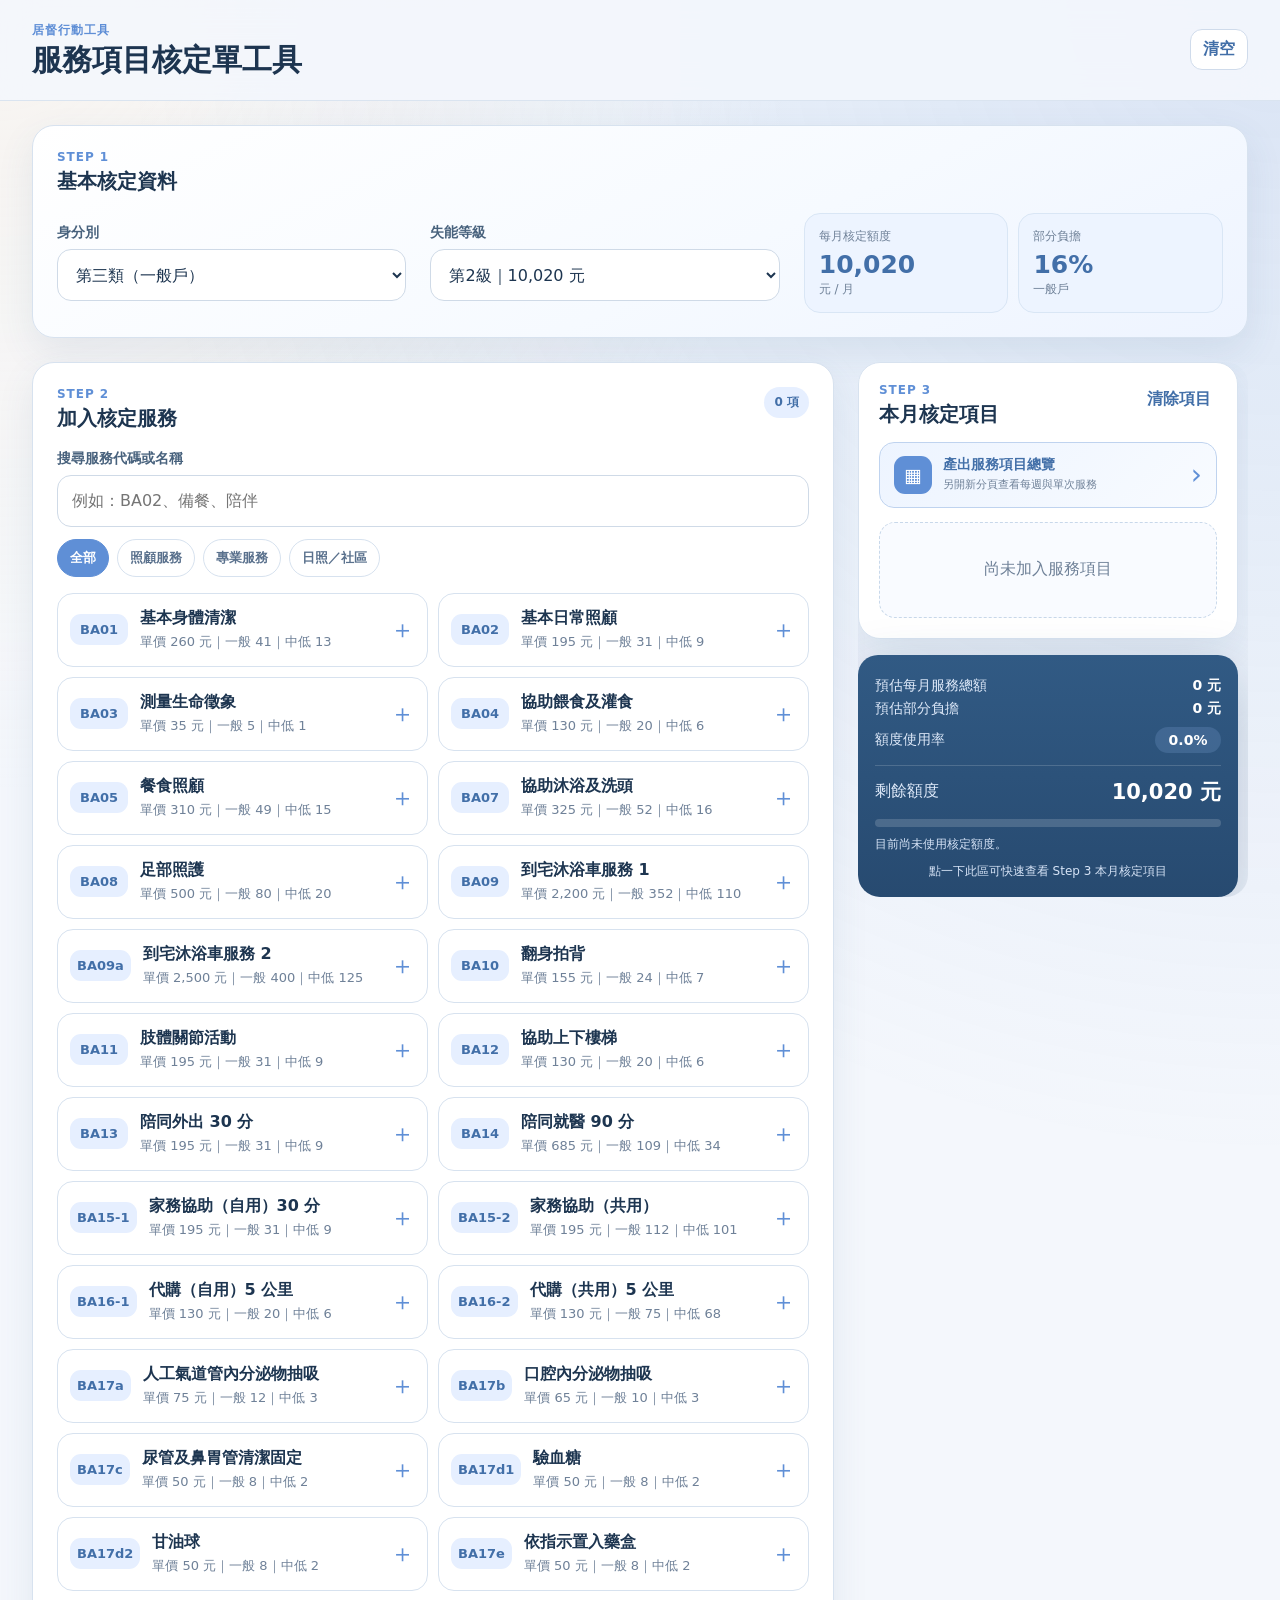
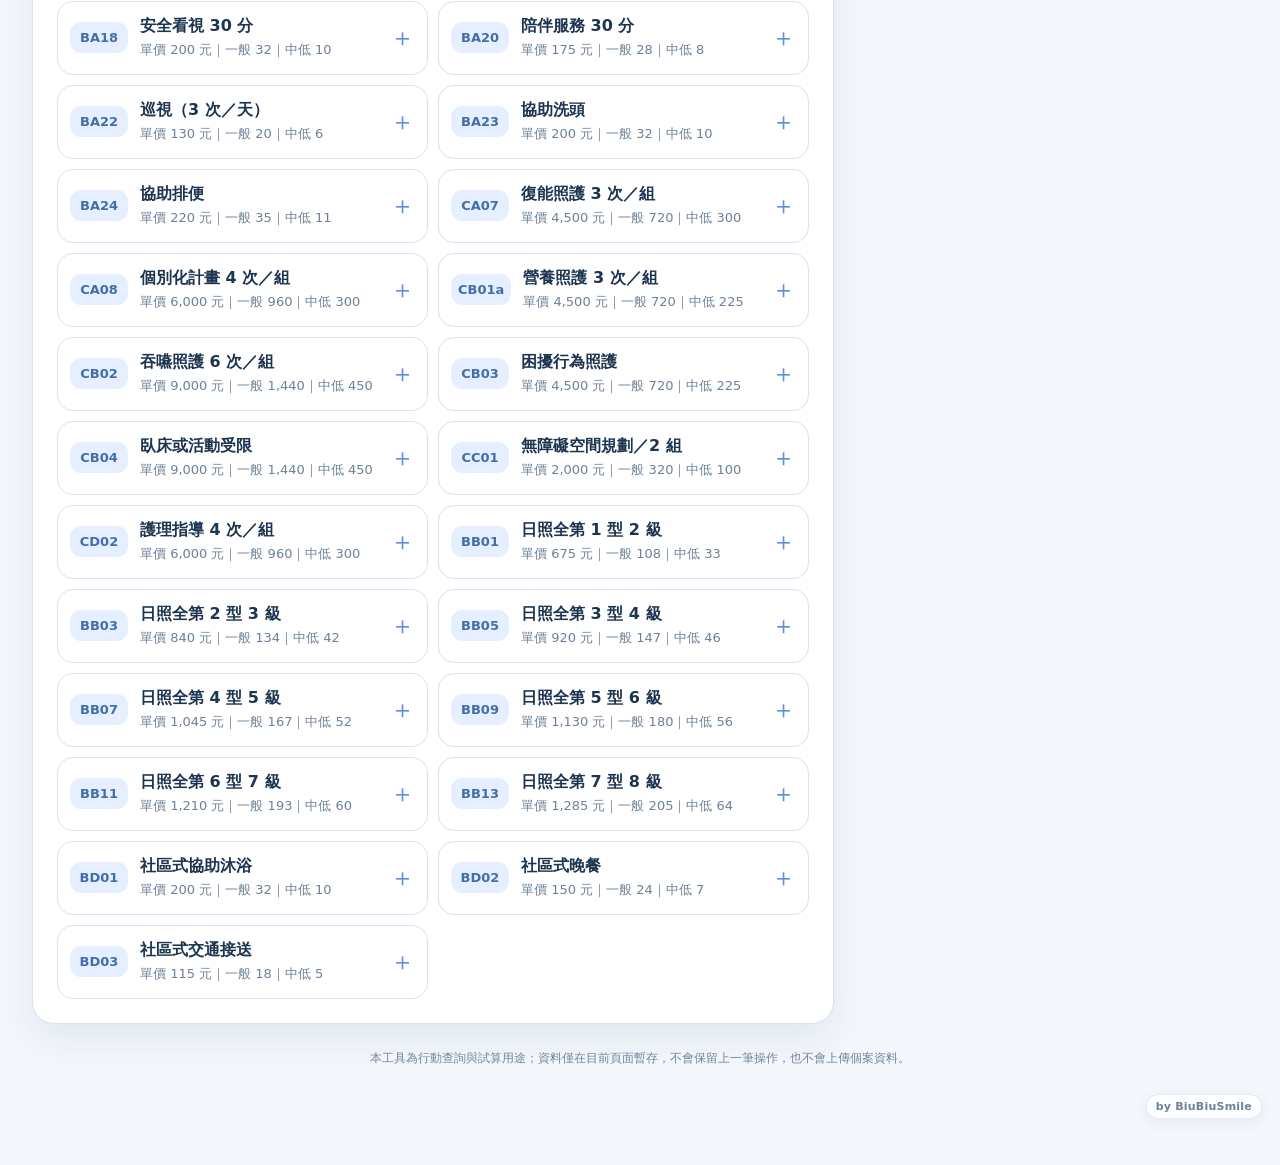
<file: index.html>
<!doctype html>
<html lang="zh-Hant">
<head>
  <meta charset="utf-8" />
  <meta http-equiv="Cache-Control" content="no-cache, no-store, must-revalidate" />
  <meta http-equiv="Pragma" content="no-cache" />
  <meta http-equiv="Expires" content="0" />
  <meta name="viewport" content="width=device-width, initial-scale=1, viewport-fit=cover" />
  <meta name="theme-color" content="#5f8fd6" />
  <meta name="apple-mobile-web-app-capable" content="yes" />
  <meta name="apple-mobile-web-app-status-bar-style" content="default" />
  <meta name="apple-mobile-web-app-title" content="核定工具" />
  <meta name="description" content="支援電腦與手機的長照服務項目核定單，可快速選擇身分別、失能等級與服務項目並計算核定額度。" />
  <title>服務項目核定工具</title>
  <link rel="manifest" href="manifest.webmanifest" />
  <link rel="icon" href="icon.svg" type="image/svg+xml" />
  <link rel="apple-touch-icon" href="icon-180.png" />
  <link rel="stylesheet" href="styles.css?v=30" />
</head>
<body>
  <div class="app-shell">
    <header class="topbar">
      <div>
        <p class="eyebrow">居督行動工具</p>
        <h1>服務項目核定單工具</h1>
      </div>
      <div class="topbar-actions">
        <span id="offlineBadge" class="offline-badge" hidden>離線</span>
        <button id="installPwaBtn" class="ghost-button pwa-install-button" type="button" hidden>安裝</button>
        <button id="resetBtn" class="ghost-button" type="button">清空</button>
      </div>
    </header>

    <main>
      <section class="card hero-card" aria-labelledby="basic-title">
        <div class="section-heading">
          <div>
            <p class="step">STEP 1</p>
            <h2 id="basic-title">基本核定資料</h2>
          </div>

        </div>

        <div class="basic-fields">
        <div class="basic-field">
        <label class="field-label" for="identitySelect">身分別</label>
        <select id="identitySelect" class="input-control">
          <option value="general">第三類（一般戶）</option>
          <option value="middleLow">第二類（中低收入戶）</option>
          <option value="low">第一類（長照低收入戶）</option>
        </select>

        </div>
        <div class="basic-field">
        <label class="field-label" for="levelSelect">失能等級</label>
        <select id="levelSelect" class="input-control">
          <option value="2">第2級｜10,020 元</option>
          <option value="3">第3級｜15,460 元</option>
          <option value="4">第4級｜18,580 元</option>
          <option value="5">第5級｜24,100 元</option>
          <option value="6">第6級｜28,070 元</option>
          <option value="7">第7級｜32,090 元</option>
          <option value="8">第8級｜36,180 元</option>
        </select>

        </div>
        <div class="summary-grid" aria-live="polite">
          <div class="summary-box">
            <span>每月核定額度</span>
            <strong id="budgetAmount">10,020</strong>
            <small>元 / 月</small>
          </div>
          <div class="summary-box">
            <span>部分負擔</span>
            <strong id="copayRate">16%</strong>
            <small id="copayLabel">一般戶</small>
          </div>
        </div>
        </div>
      </section>

      <section class="card service-section" aria-labelledby="service-title">
        <div class="section-heading">
          <div>
            <p class="step">STEP 2</p>
            <h2 id="service-title">加入核定服務</h2>
          </div>
          <span id="selectedCount" class="count-badge">0 項</span>
        </div>

        <label class="field-label" for="serviceSearch">搜尋服務代碼或名稱</label>
        <input id="serviceSearch" class="input-control" type="search" placeholder="例如：BA02、備餐、陪伴" autocomplete="off" />

        <div class="quick-filter" role="group" aria-label="服務類別篩選">
          <button type="button" class="filter-chip active" data-filter="all">全部</button>
          <button type="button" class="filter-chip" data-filter="care">照顧服務</button>
          <button type="button" class="filter-chip" data-filter="professional">專業服務</button>
          <button type="button" class="filter-chip" data-filter="daycare">日照／社區</button>
        </div>

        <div id="serviceList" class="service-list" aria-live="polite"></div>
      </section>

      <div class="review-column">
      <section id="step3Section" class="card" aria-labelledby="approved-title">
        <div class="section-heading step3-heading">
          <div>
            <p class="step">STEP 3</p>
            <h2 id="approved-title">本月核定項目</h2>
          </div>
          <button id="clearItemsBtn" class="text-button" type="button">清除項目</button>
        </div>

        <button id="overviewBtn" class="overview-button" type="button">
          <span class="overview-button-icon" aria-hidden="true">▦</span>
          <span>
            <strong>產出服務項目總覽</strong>
            <small>另開新分頁查看每週與單次服務</small>
          </span>
          <span class="overview-button-arrow" aria-hidden="true">›</span>
        </button>

        <div id="approvedList" class="approved-list empty-state">
          尚未加入服務項目
        </div>
      </section>

      <section id="resultPanel" class="result-panel" aria-label="核定計算結果，點一下可跳到 Step 3" role="button" tabindex="0">
        <div class="result-row">
          <span>預估每月服務總額</span>
          <strong><span id="serviceTotal">0</span> 元</strong>
        </div>
        <div class="result-row">
          <span>預估部分負擔</span>
          <strong><span id="copayTotal">0</span> 元</strong>
        </div>
        <div class="result-row usage-row">
          <span>額度使用率</span>
          <strong id="budgetUsage" class="usage-rate">0%</strong>
        </div>
        <div class="result-divider"></div>
        <div class="result-row large">
          <span>剩餘額度</span>
          <strong id="remainingAmount">10,020 元</strong>
        </div>
        <div class="progress-track" aria-hidden="true">
          <div id="budgetProgress" class="progress-bar" style="width: 0%"></div>
        </div>
        <p id="budgetHint" class="budget-hint">目前尚未使用核定額度。</p>
        <p class="result-panel-tip">點一下此區可快速查看 Step 3 本月核定項目</p>
      </section>

      </div>

      <p class="footer-note">
        本工具為行動查詢與試算用途；資料僅在目前頁面暫存，不會保留上一筆操作，也不會上傳個案資料。
      </p>
    </main>
    <div class="creator-signature" aria-label="作者 BiuBiuSmile">by BiuBiuSmile</div>
  </div>

  <template id="serviceCardTemplate">
    <article class="service-card">
      <button class="service-main" type="button">
        <div class="service-code"></div>
        <div class="service-copy">
          <h3 class="service-name"></h3>
          <p class="service-price"></p>
        </div>
        <span class="add-mark">＋</span>
      </button>
    </article>
  </template>


  <script src="app.js?v=30"></script>
  <!-- Cloudflare Web Analytics -->
  <script type="module" src="https://static.cloudflareinsights.com/beacon.min.js" data-cf-beacon='{"token":"66dc80d1faf64b179facf4d5237745fb"}'></script>
  <!-- End Cloudflare Web Analytics -->
</body>
</html>
</file>
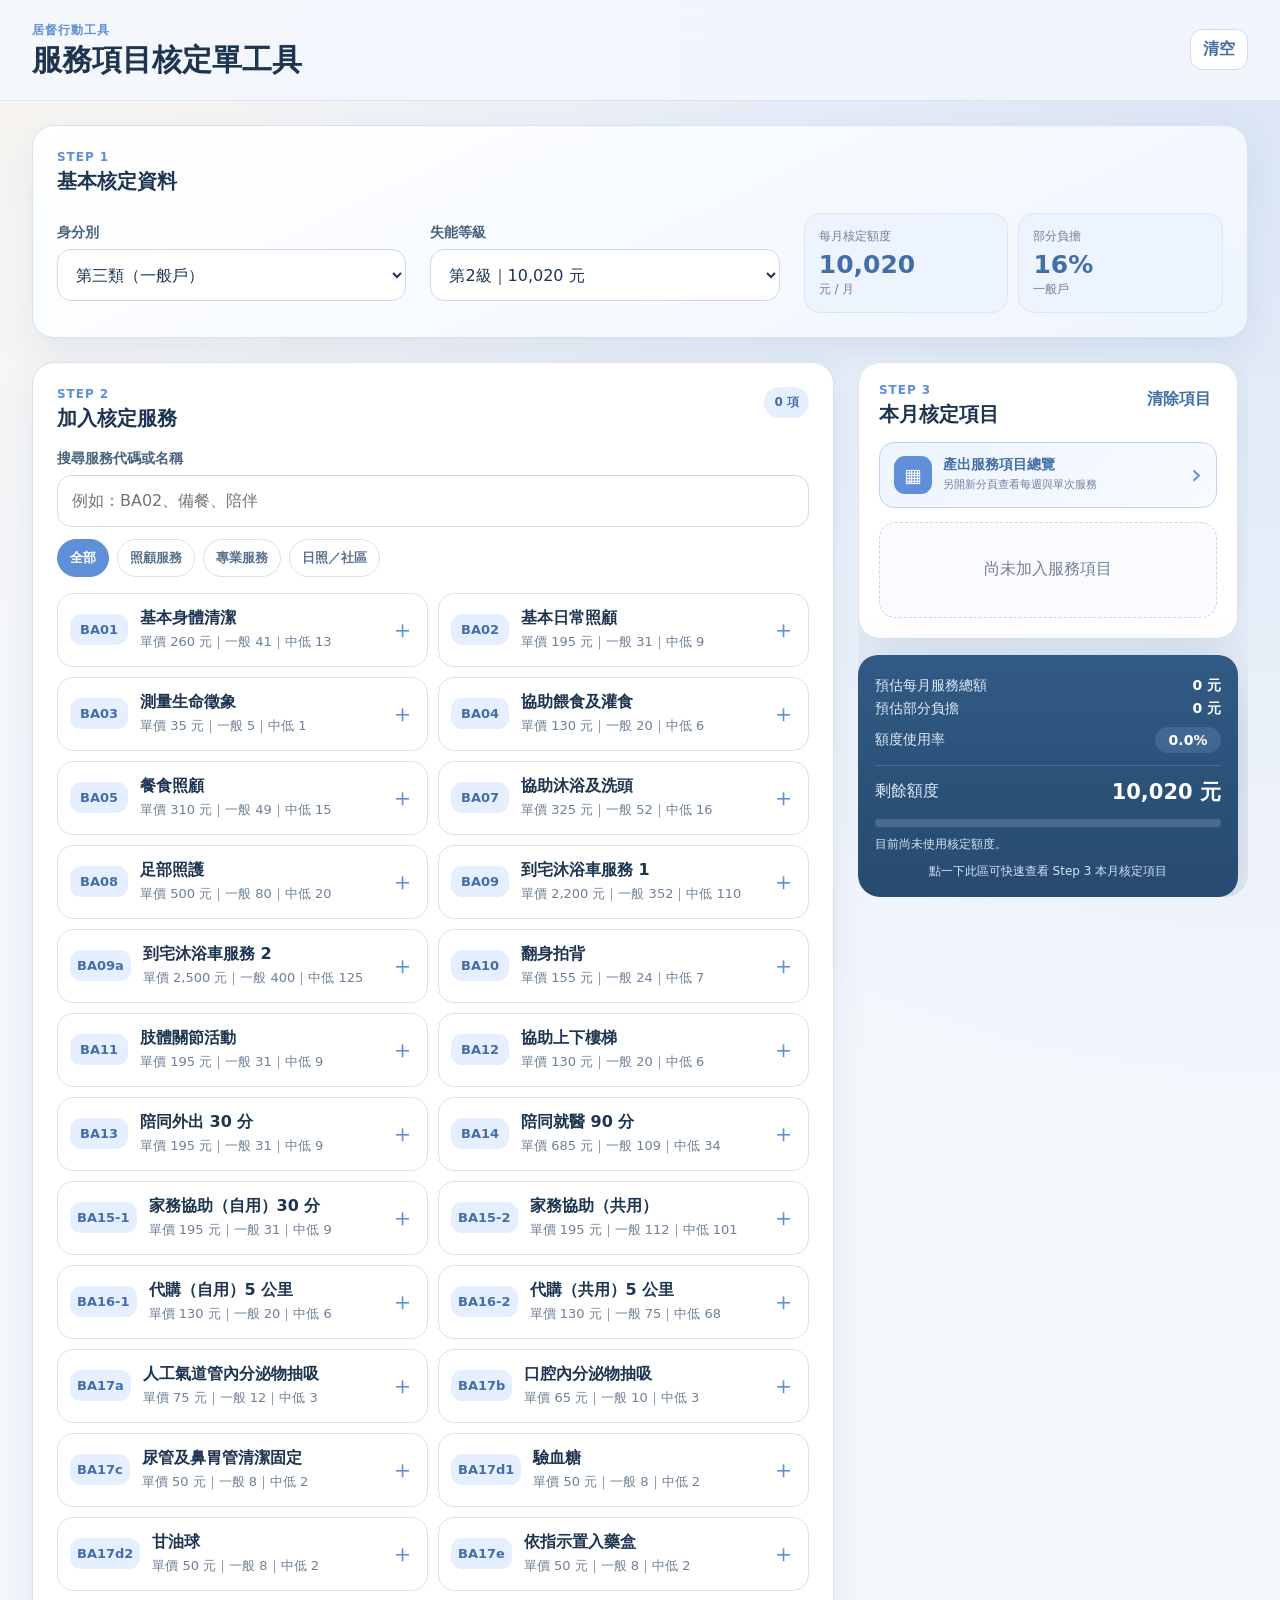
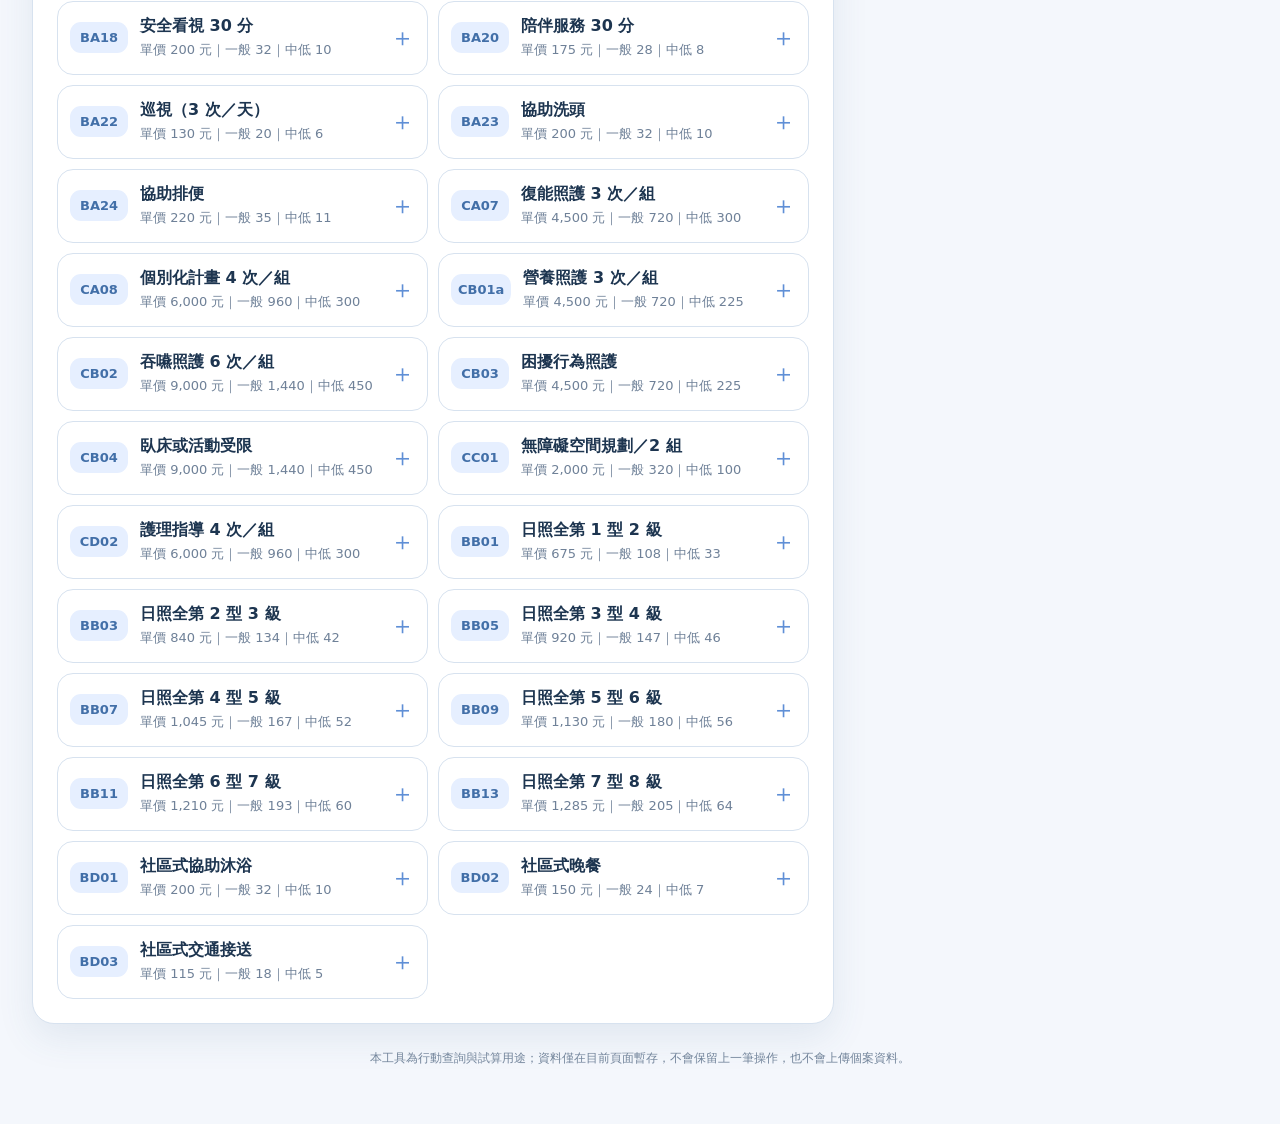
<file: test/index.html>
<!doctype html>
<html lang="zh-Hant">
<head>
  <meta charset="utf-8" />
  <meta http-equiv="Cache-Control" content="no-cache, no-store, must-revalidate" />
  <meta http-equiv="Pragma" content="no-cache" />
  <meta http-equiv="Expires" content="0" />
  <meta name="viewport" content="width=device-width, initial-scale=1, viewport-fit=cover" />
  <meta name="theme-color" content="#5f8fd6" />
  <meta name="apple-mobile-web-app-capable" content="yes" />
  <meta name="apple-mobile-web-app-status-bar-style" content="default" />
  <meta name="apple-mobile-web-app-title" content="核定工具" />
  <meta name="description" content="支援電腦與手機的長照服務項目核定單，可快速選擇身分別、失能等級與服務項目並計算核定額度。" />
  <title>服務項目核定工具</title>
  <link rel="manifest" href="manifest.webmanifest" />
  <link rel="icon" href="icon.svg" type="image/svg+xml" />
  <link rel="apple-touch-icon" href="icon-180.png" />
  <link rel="stylesheet" href="styles.css?v=26" />
</head>
<body>
  <div class="app-shell">
    <header class="topbar">
      <div>
        <p class="eyebrow">居督行動工具</p>
        <h1>服務項目核定單工具</h1>
      </div>
      <div class="topbar-actions">
        <span id="offlineBadge" class="offline-badge" hidden>離線</span>
        <button id="installPwaBtn" class="ghost-button pwa-install-button" type="button" hidden>安裝</button>
        <button id="resetBtn" class="ghost-button" type="button">清空</button>
      </div>
    </header>

    <main>
      <section class="card hero-card" aria-labelledby="basic-title">
        <div class="section-heading">
          <div>
            <p class="step">STEP 1</p>
            <h2 id="basic-title">基本核定資料</h2>
          </div>

        </div>

        <div class="basic-fields">
        <div class="basic-field">
        <label class="field-label" for="identitySelect">身分別</label>
        <select id="identitySelect" class="input-control">
          <option value="general">第三類（一般戶）</option>
          <option value="middleLow">第二類（中低收入戶）</option>
          <option value="low">第一類（長照低收入戶）</option>
        </select>

        </div>
        <div class="basic-field">
        <label class="field-label" for="levelSelect">失能等級</label>
        <select id="levelSelect" class="input-control">
          <option value="2">第2級｜10,020 元</option>
          <option value="3">第3級｜15,460 元</option>
          <option value="4">第4級｜18,580 元</option>
          <option value="5">第5級｜24,100 元</option>
          <option value="6">第6級｜28,070 元</option>
          <option value="7">第7級｜32,090 元</option>
          <option value="8">第8級｜36,180 元</option>
        </select>

        </div>
        <div class="summary-grid" aria-live="polite">
          <div class="summary-box">
            <span>每月核定額度</span>
            <strong id="budgetAmount">10,020</strong>
            <small>元 / 月</small>
          </div>
          <div class="summary-box">
            <span>部分負擔</span>
            <strong id="copayRate">16%</strong>
            <small id="copayLabel">一般戶</small>
          </div>
        </div>
        </div>
      </section>

      <section class="card service-section" aria-labelledby="service-title">
        <div class="section-heading">
          <div>
            <p class="step">STEP 2</p>
            <h2 id="service-title">加入核定服務</h2>
          </div>
          <span id="selectedCount" class="count-badge">0 項</span>
        </div>

        <label class="field-label" for="serviceSearch">搜尋服務代碼或名稱</label>
        <input id="serviceSearch" class="input-control" type="search" placeholder="例如：BA02、備餐、陪伴" autocomplete="off" />

        <div class="quick-filter" role="group" aria-label="服務類別篩選">
          <button type="button" class="filter-chip active" data-filter="all">全部</button>
          <button type="button" class="filter-chip" data-filter="care">照顧服務</button>
          <button type="button" class="filter-chip" data-filter="professional">專業服務</button>
          <button type="button" class="filter-chip" data-filter="daycare">日照／社區</button>
        </div>

        <div id="serviceList" class="service-list" aria-live="polite"></div>
      </section>

      <div class="review-column">
      <section id="step3Section" class="card" aria-labelledby="approved-title">
        <div class="section-heading step3-heading">
          <div>
            <p class="step">STEP 3</p>
            <h2 id="approved-title">本月核定項目</h2>
          </div>
          <button id="clearItemsBtn" class="text-button" type="button">清除項目</button>
        </div>

        <button id="overviewBtn" class="overview-button" type="button">
          <span class="overview-button-icon" aria-hidden="true">▦</span>
          <span>
            <strong>產出服務項目總覽</strong>
            <small>另開新分頁查看每週與單次服務</small>
          </span>
          <span class="overview-button-arrow" aria-hidden="true">›</span>
        </button>

        <div id="approvedList" class="approved-list empty-state">
          尚未加入服務項目
        </div>
      </section>

      <section id="resultPanel" class="result-panel" aria-label="核定計算結果，點一下可跳到 Step 3" role="button" tabindex="0">
        <div class="result-row">
          <span>預估每月服務總額</span>
          <strong><span id="serviceTotal">0</span> 元</strong>
        </div>
        <div class="result-row">
          <span>預估部分負擔</span>
          <strong><span id="copayTotal">0</span> 元</strong>
        </div>
        <div class="result-row usage-row">
          <span>額度使用率</span>
          <strong id="budgetUsage" class="usage-rate">0%</strong>
        </div>
        <div class="result-divider"></div>
        <div class="result-row large">
          <span>剩餘額度</span>
          <strong id="remainingAmount">10,020 元</strong>
        </div>
        <div class="progress-track" aria-hidden="true">
          <div id="budgetProgress" class="progress-bar" style="width: 0%"></div>
        </div>
        <p id="budgetHint" class="budget-hint">目前尚未使用核定額度。</p>
        <p class="result-panel-tip">點一下此區可快速查看 Step 3 本月核定項目</p>
      </section>

      </div>

      <p class="footer-note">
        本工具為行動查詢與試算用途；資料僅在目前頁面暫存，不會保留上一筆操作，也不會上傳個案資料。
      </p>
    </main>
  </div>

  <template id="serviceCardTemplate">
    <article class="service-card">
      <button class="service-main" type="button">
        <div class="service-code"></div>
        <div class="service-copy">
          <h3 class="service-name"></h3>
          <p class="service-price"></p>
        </div>
        <span class="add-mark">＋</span>
      </button>
    </article>
  </template>

  <script src="app.js?v=26"></script>
  <!-- Cloudflare Web Analytics -->
  <script type="module" src="https://static.cloudflareinsights.com/beacon.min.js" data-cf-beacon='{"token":"66dc80d1faf64b179facf4d5237745fb"}'></script>
  <!-- End Cloudflare Web Analytics -->
</body>
</html>
</file>
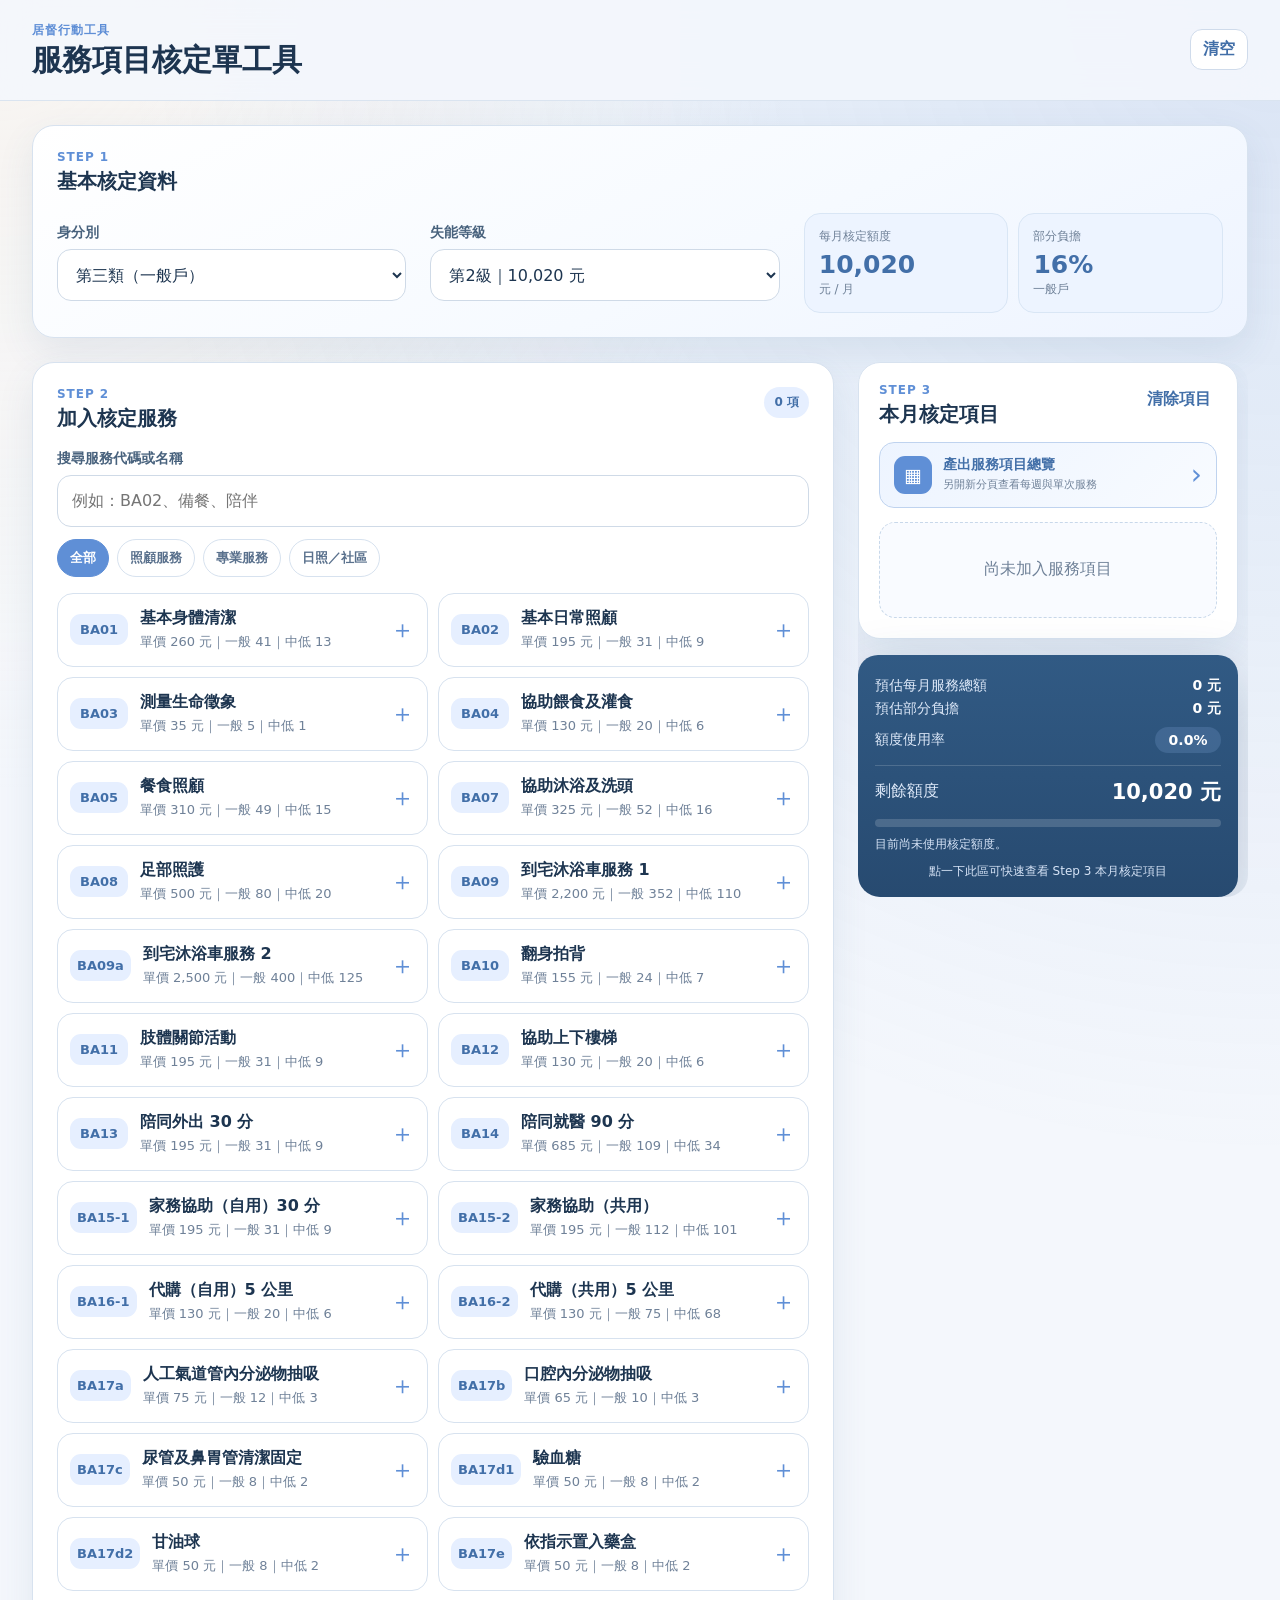
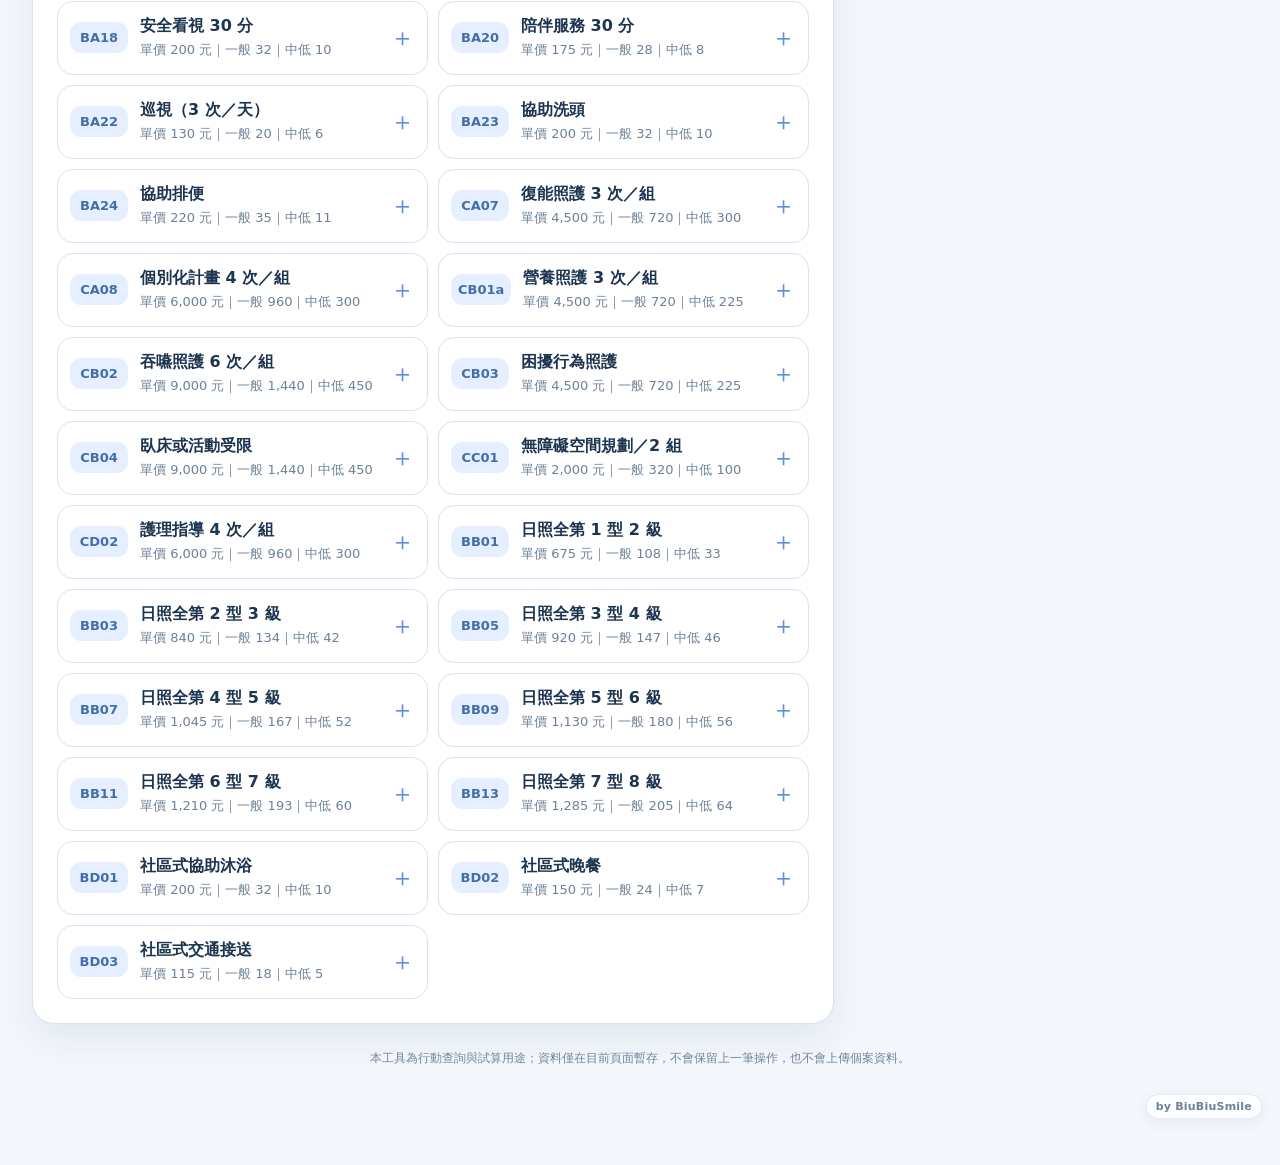
<file: preview.html>
<!doctype html>
<html lang="zh-Hant">
<head>
  <meta charset="utf-8" />
  <meta http-equiv="Cache-Control" content="no-cache, no-store, must-revalidate" />
  <meta http-equiv="Pragma" content="no-cache" />
  <meta http-equiv="Expires" content="0" />
  <meta name="viewport" content="width=device-width, initial-scale=1, viewport-fit=cover" />
  <meta name="theme-color" content="#5f8fd6" />
  <meta name="description" content="支援電腦與手機的長照服務項目核定單，可快速選擇身分別、失能等級與服務項目並計算核定額度。" />
  <title>服務項目核定工具</title>
  <link rel="manifest" href="manifest.webmanifest" />
  <link rel="icon" href="icon.svg" type="image/svg+xml" />
  <link rel="stylesheet" href="styles.css?v=30" />
</head>
<body>
  <div class="app-shell">
    <header class="topbar">
      <div>
        <p class="eyebrow">居督行動工具</p>
        <h1>服務項目核定單工具</h1>
      </div>
      <button id="resetBtn" class="ghost-button" type="button">清空</button>
    </header>

    <main>
      <section class="card hero-card" aria-labelledby="basic-title">
        <div class="section-heading">
          <div>
            <p class="step">STEP 1</p>
            <h2 id="basic-title">基本核定資料</h2>
          </div>

        </div>

        <div class="basic-fields">
        <div class="basic-field">
        <label class="field-label" for="identitySelect">身分別</label>
        <select id="identitySelect" class="input-control">
          <option value="general">第三類（一般戶）</option>
          <option value="middleLow">第二類（中低收入戶）</option>
          <option value="low">第一類（長照低收入戶）</option>
        </select>

        </div>
        <div class="basic-field">
        <label class="field-label" for="levelSelect">失能等級</label>
        <select id="levelSelect" class="input-control">
          <option value="2">第2級｜10,020 元</option>
          <option value="3">第3級｜15,460 元</option>
          <option value="4">第4級｜18,580 元</option>
          <option value="5">第5級｜24,100 元</option>
          <option value="6">第6級｜28,070 元</option>
          <option value="7">第7級｜32,090 元</option>
          <option value="8">第8級｜36,180 元</option>
        </select>

        </div>
        <div class="summary-grid" aria-live="polite">
          <div class="summary-box">
            <span>每月核定額度</span>
            <strong id="budgetAmount">10,020</strong>
            <small>元 / 月</small>
          </div>
          <div class="summary-box">
            <span>部分負擔</span>
            <strong id="copayRate">16%</strong>
            <small id="copayLabel">一般戶</small>
          </div>
        </div>
        </div>
      </section>

      <section class="card service-section" aria-labelledby="service-title">
        <div class="section-heading">
          <div>
            <p class="step">STEP 2</p>
            <h2 id="service-title">加入核定服務</h2>
          </div>
          <span id="selectedCount" class="count-badge">0 項</span>
        </div>

        <label class="field-label" for="serviceSearch">搜尋服務代碼或名稱</label>
        <input id="serviceSearch" class="input-control" type="search" placeholder="例如：BA02、備餐、陪伴" autocomplete="off" />

        <div class="quick-filter" role="group" aria-label="服務類別篩選">
          <button type="button" class="filter-chip active" data-filter="all">全部</button>
          <button type="button" class="filter-chip" data-filter="care">照顧服務</button>
          <button type="button" class="filter-chip" data-filter="professional">專業服務</button>
          <button type="button" class="filter-chip" data-filter="daycare">日照／社區</button>
        </div>

        <div id="serviceList" class="service-list" aria-live="polite"></div>
      </section>

      <div class="review-column">
      <section id="step3Section" class="card" aria-labelledby="approved-title">
        <div class="section-heading step3-heading">
          <div>
            <p class="step">STEP 3</p>
            <h2 id="approved-title">本月核定項目</h2>
          </div>
          <button id="clearItemsBtn" class="text-button" type="button">清除項目</button>
        </div>

        <button id="overviewBtn" class="overview-button" type="button">
          <span class="overview-button-icon" aria-hidden="true">▦</span>
          <span>
            <strong>產出服務項目總覽</strong>
            <small>另開新分頁查看每週與單次服務</small>
          </span>
          <span class="overview-button-arrow" aria-hidden="true">›</span>
        </button>

        <div id="approvedList" class="approved-list empty-state">
          尚未加入服務項目
        </div>
      </section>

      <section id="resultPanel" class="result-panel" aria-label="核定計算結果，點一下可跳到 Step 3" role="button" tabindex="0">
        <div class="result-row">
          <span>預估每月服務總額</span>
          <strong><span id="serviceTotal">0</span> 元</strong>
        </div>
        <div class="result-row">
          <span>預估部分負擔</span>
          <strong><span id="copayTotal">0</span> 元</strong>
        </div>
        <div class="result-row usage-row">
          <span>額度使用率</span>
          <strong id="budgetUsage" class="usage-rate">0%</strong>
        </div>
        <div class="result-divider"></div>
        <div class="result-row large">
          <span>剩餘額度</span>
          <strong id="remainingAmount">10,020 元</strong>
        </div>
        <div class="progress-track" aria-hidden="true">
          <div id="budgetProgress" class="progress-bar" style="width: 0%"></div>
        </div>
        <p id="budgetHint" class="budget-hint">目前尚未使用核定額度。</p>
        <p class="result-panel-tip">點一下此區可快速查看 Step 3 本月核定項目</p>
      </section>

      </div>

      <p class="footer-note">
        本工具為行動查詢與試算用途；資料僅在目前頁面暫存，不會保留上一筆操作，也不會上傳個案資料。
      </p>
    </main>
    <div class="creator-signature" aria-label="作者 BiuBiuSmile">by BiuBiuSmile</div>
  </div>

  <template id="serviceCardTemplate">
    <article class="service-card">
      <button class="service-main" type="button">
        <div class="service-code"></div>
        <div class="service-copy">
          <h3 class="service-name"></h3>
          <p class="service-price"></p>
        </div>
        <span class="add-mark">＋</span>
      </button>
    </article>
  </template>

  <script src="app.js?v=30"></script>
</body>
</html>
</file>
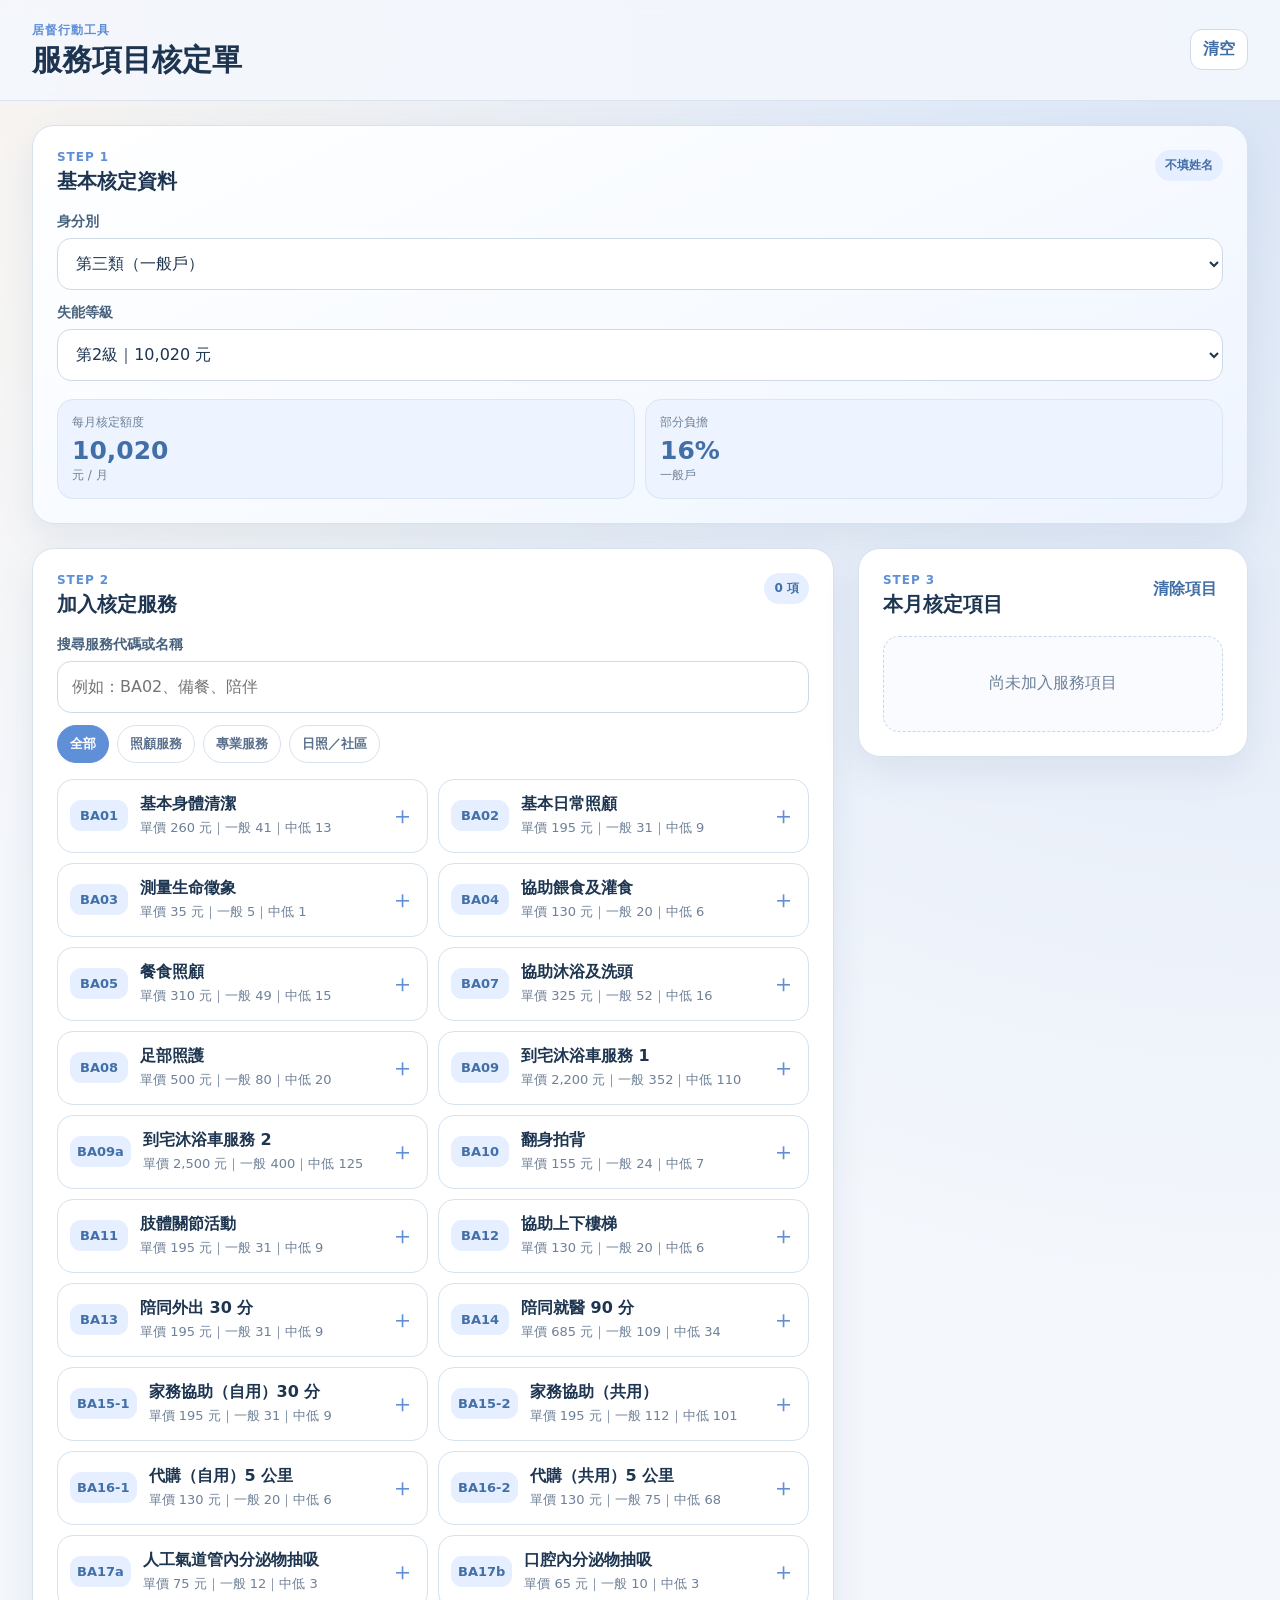
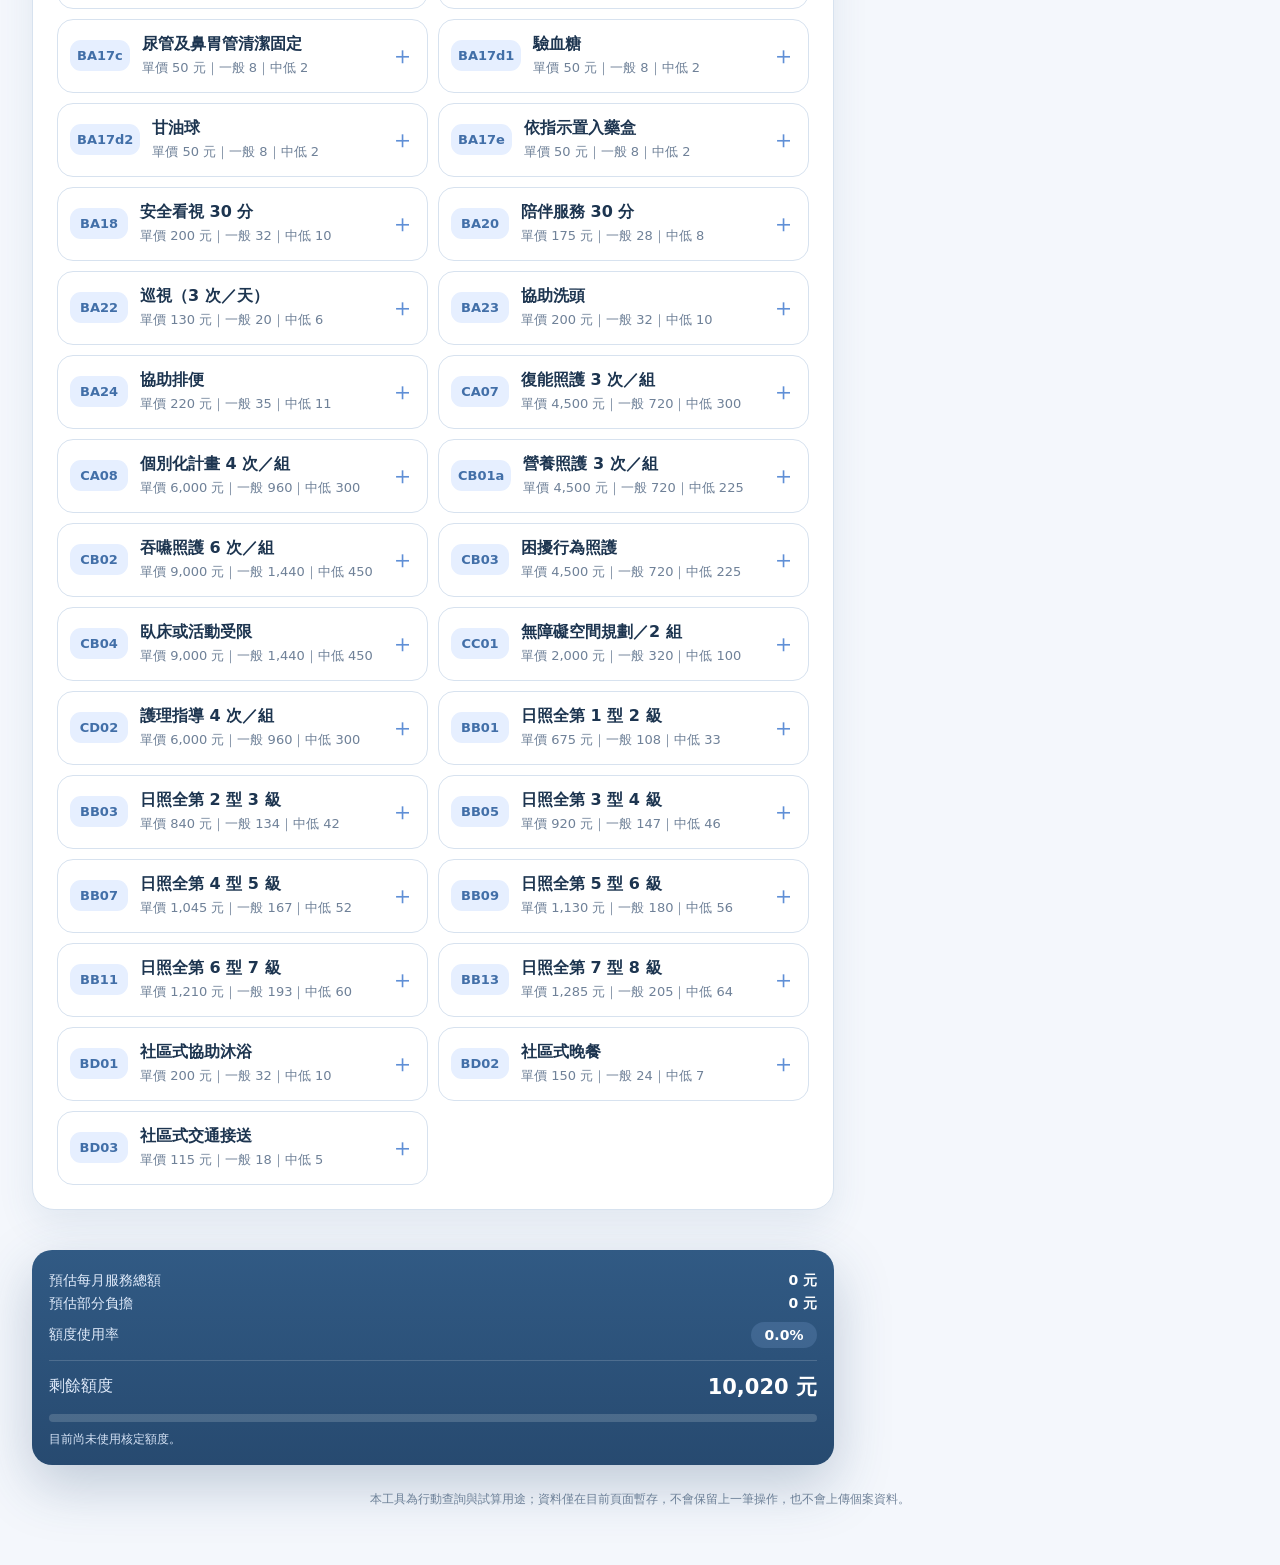
<file: test/preview.html>
<!doctype html>
<html lang="zh-Hant">
<head>
  <meta charset="utf-8" />
  <meta http-equiv="Cache-Control" content="no-cache, no-store, must-revalidate" />
  <meta http-equiv="Pragma" content="no-cache" />
  <meta http-equiv="Expires" content="0" />
  <meta name="viewport" content="width=device-width, initial-scale=1, viewport-fit=cover" />
  <meta name="theme-color" content="#5f8fd6" />
  <meta name="description" content="手機版長照服務項目核定單，可快速選擇身分別、失能等級與服務項目並計算核定額度。" />
  <title>服務項目核定單</title>
  <link rel="manifest" href="manifest.webmanifest" />
  <link rel="icon" href="icon.svg" type="image/svg+xml" />
  <link rel="stylesheet" href="styles.css?v=14" />
</head>
<body>
  <div class="app-shell">
    <header class="topbar">
      <div>
        <p class="eyebrow">居督行動工具</p>
        <h1>服務項目核定單</h1>
      </div>
      <button id="resetBtn" class="ghost-button" type="button">清空</button>
    </header>

    <main>
      <section class="card hero-card" aria-labelledby="basic-title">
        <div class="section-heading">
          <div>
            <p class="step">STEP 1</p>
            <h2 id="basic-title">基本核定資料</h2>
          </div>
          <span class="privacy-badge">不填姓名</span>
        </div>

        <label class="field-label" for="identitySelect">身分別</label>
        <select id="identitySelect" class="input-control">
          <option value="general">第三類（一般戶）</option>
          <option value="middleLow">第二類（中低收入戶）</option>
          <option value="low">第一類（長照低收入戶）</option>
        </select>

        <label class="field-label" for="levelSelect">失能等級</label>
        <select id="levelSelect" class="input-control">
          <option value="2">第2級｜10,020 元</option>
          <option value="3">第3級｜15,460 元</option>
          <option value="4">第4級｜18,580 元</option>
          <option value="5">第5級｜24,100 元</option>
          <option value="6">第6級｜28,070 元</option>
          <option value="7">第7級｜32,090 元</option>
          <option value="8">第8級｜36,180 元</option>
        </select>

        <div class="summary-grid" aria-live="polite">
          <div class="summary-box">
            <span>每月核定額度</span>
            <strong id="budgetAmount">10,020</strong>
            <small>元 / 月</small>
          </div>
          <div class="summary-box">
            <span>部分負擔</span>
            <strong id="copayRate">16%</strong>
            <small id="copayLabel">一般戶</small>
          </div>
        </div>
      </section>

      <section class="card" aria-labelledby="service-title">
        <div class="section-heading">
          <div>
            <p class="step">STEP 2</p>
            <h2 id="service-title">加入核定服務</h2>
          </div>
          <span id="selectedCount" class="count-badge">0 項</span>
        </div>

        <label class="field-label" for="serviceSearch">搜尋服務代碼或名稱</label>
        <input id="serviceSearch" class="input-control" type="search" placeholder="例如：BA02、備餐、陪伴" autocomplete="off" />

        <div class="quick-filter" role="group" aria-label="服務類別篩選">
          <button type="button" class="filter-chip active" data-filter="all">全部</button>
          <button type="button" class="filter-chip" data-filter="care">照顧服務</button>
          <button type="button" class="filter-chip" data-filter="professional">專業服務</button>
          <button type="button" class="filter-chip" data-filter="daycare">日照／社區</button>
        </div>

        <div id="serviceList" class="service-list" aria-live="polite"></div>
      </section>

      <section class="card" aria-labelledby="approved-title">
        <div class="section-heading">
          <div>
            <p class="step">STEP 3</p>
            <h2 id="approved-title">本月核定項目</h2>
          </div>
          <button id="clearItemsBtn" class="text-button" type="button">清除項目</button>
        </div>

        <div id="approvedList" class="approved-list empty-state">
          尚未加入服務項目
        </div>
      </section>

      <section class="result-panel" aria-label="核定計算結果">
        <div class="result-row">
          <span>預估每月服務總額</span>
          <strong><span id="serviceTotal">0</span> 元</strong>
        </div>
        <div class="result-row">
          <span>預估部分負擔</span>
          <strong><span id="copayTotal">0</span> 元</strong>
        </div>
        <div class="result-row usage-row">
          <span>額度使用率</span>
          <strong id="budgetUsage" class="usage-rate">0%</strong>
        </div>
        <div class="result-divider"></div>
        <div class="result-row large">
          <span>剩餘額度</span>
          <strong id="remainingAmount">10,020 元</strong>
        </div>
        <div class="progress-track" aria-hidden="true">
          <div id="budgetProgress" class="progress-bar" style="width: 0%"></div>
        </div>
        <p id="budgetHint" class="budget-hint">目前尚未使用核定額度。</p>
      </section>

      <p class="footer-note">
        本工具為行動查詢與試算用途；資料僅在目前頁面暫存，不會保留上一筆操作，也不會上傳個案資料。
      </p>
    </main>
  </div>

  <template id="serviceCardTemplate">
    <article class="service-card">
      <button class="service-main" type="button">
        <div class="service-code"></div>
        <div class="service-copy">
          <h3 class="service-name"></h3>
          <p class="service-price"></p>
        </div>
        <span class="add-mark">＋</span>
      </button>
    </article>
  </template>

  <script src="app.js?v=14"></script>
</body>
</html>
</file>
<file: styles.css>
:root {
  color-scheme: light;
  --bg: #f4f7fc;
  --surface: #ffffff;
  --surface-soft: #edf4ff;
  --text: #1d3550;
  --muted: #6f8198;
  --line: #d7e2ef;
  --brand: #5f8fd6;
  --brand-dark: #426fa8;
  --brand-soft: #e6efff;
  --danger: #b42318;
  --warning-bg: #fff7ed;
  --warning-text: #9a3412;
  --shadow: 0 14px 36px rgba(62, 95, 138, 0.10);
  font-family: Inter, "Noto Sans TC", "PingFang TC", "Microsoft JhengHei", system-ui, sans-serif;
}

* { box-sizing: border-box; }

html {
  background: var(--bg);
  /* 手機快速連點時不要觸發瀏覽器的雙擊放大；仍保留滑動與雙指縮放。 */
  touch-action: manipulation;
}
body {
  touch-action: manipulation;
  margin: 0;
  min-height: 100vh;
  background:
    radial-gradient(circle at top right, rgba(95, 143, 214, 0.18), transparent 38%),
    radial-gradient(circle at top left, rgba(255, 238, 214, 0.32), transparent 26%),
    var(--bg);
  color: var(--text);
}

button, input, select {
  font: inherit;
  touch-action: manipulation;
}
button { -webkit-tap-highlight-color: transparent; }

.app-shell {
  width: min(100%, 760px);
  margin: 0 auto;
  padding-bottom: calc(32px + env(safe-area-inset-bottom));
}

.topbar {
  position: sticky;
  top: 0;
  z-index: 20;
  display: flex;
  align-items: center;
  justify-content: space-between;
  gap: 16px;
  padding: calc(18px + env(safe-area-inset-top)) 18px 14px;
  background: rgba(244, 247, 252, 0.92);
  backdrop-filter: blur(16px);
  border-bottom: 1px solid rgba(215, 226, 239, 0.92);
}

.eyebrow, .step {
  margin: 0 0 4px;
  color: var(--brand);
  font-weight: 800;
  font-size: 12px;
  letter-spacing: .08em;
}

h1, h2, h3, p { margin-top: 0; }
h1 { margin-bottom: 0; font-size: clamp(23px, 6vw, 30px); line-height: 1.15; }
h2 { margin-bottom: 0; font-size: 20px; }
h3 { margin-bottom: 4px; font-size: 16px; }

main { padding: 14px; }

.card {
  background: var(--surface);
  border: 1px solid var(--line);
  border-radius: 22px;
  box-shadow: var(--shadow);
  padding: 18px;
  margin-bottom: 14px;
}

.hero-card {
  background: linear-gradient(155deg, #ffffff 0%, #f6faff 58%, #eef4ff 100%);
}

.section-heading {
  display: flex;
  align-items: flex-start;
  justify-content: space-between;
  gap: 12px;
  margin-bottom: 18px;
}

.privacy-badge, .count-badge {
  white-space: nowrap;
  border-radius: 999px;
  padding: 7px 10px;
  color: var(--brand-dark);
  background: var(--brand-soft);
  font-size: 12px;
  font-weight: 800;
}

.field-label {
  display: block;
  margin: 14px 0 7px;
  color: #48627d;
  font-size: 14px;
  font-weight: 800;
}

.input-control {
  width: 100%;
  min-height: 52px;
  border: 1px solid #cfdae7;
  border-radius: 14px;
  background: #fff;
  color: var(--text);
  padding: 0 14px;
  outline: none;
  transition: border-color .16s ease, box-shadow .16s ease;
}

.input-control:focus {
  border-color: var(--brand);
  box-shadow: 0 0 0 4px rgba(95, 143, 214, .16);
}

.summary-grid {
  display: grid;
  grid-template-columns: 1fr 1fr;
  gap: 10px;
  margin-top: 18px;
}

.summary-box {
  padding: 14px;
  background: var(--surface-soft);
  border: 1px solid #d9e6f5;
  border-radius: 16px;
}

.summary-box span, .summary-box small {
  display: block;
  color: var(--muted);
  font-size: 12px;
}

.summary-box strong {
  display: inline-block;
  margin: 5px 2px 2px 0;
  color: var(--brand-dark);
  font-size: 25px;
}

.ghost-button, .text-button {
  border: 0;
  background: transparent;
  color: var(--brand-dark);
  font-weight: 800;
  cursor: pointer;
}

.ghost-button {
  border: 1px solid #cfdbeb;
  border-radius: 12px;
  background: #fff;
  padding: 9px 12px;
}

.text-button { padding: 6px; }

.quick-filter {
  display: flex;
  gap: 8px;
  overflow-x: auto;
  padding: 12px 0 6px;
  scrollbar-width: none;
}
.quick-filter::-webkit-scrollbar { display: none; }

.filter-chip {
  flex: 0 0 auto;
  border: 1px solid var(--line);
  border-radius: 999px;
  background: #fff;
  color: #5a718d;
  padding: 9px 12px;
  font-size: 13px;
  font-weight: 800;
  cursor: pointer;
}

.filter-chip.active {
  border-color: var(--brand);
  background: var(--brand);
  color: #fff;
}

.service-list, .approved-list {
  display: grid;
  gap: 10px;
  margin-top: 10px;
}

.service-card {
  overflow: hidden;
  border: 1px solid var(--line);
  border-radius: 16px;
  background: #fff;
}

.service-main {
  width: 100%;
  display: grid;
  grid-template-columns: auto 1fr auto;
  align-items: center;
  gap: 12px;
  min-height: 72px;
  padding: 12px;
  border: 0;
  background: transparent;
  color: inherit;
  text-align: left;
  cursor: pointer;
}

.service-main:active { background: #f2f7ff; }

.service-code {
  min-width: 58px;
  padding: 8px 7px;
  border-radius: 11px;
  background: var(--brand-soft);
  color: var(--brand-dark);
  font-weight: 900;
  text-align: center;
  font-size: 13px;
}

.service-name { margin: 0 0 4px; }
.service-price { margin: 0; color: var(--muted); font-size: 13px; }
.add-mark { color: var(--brand); font-size: 25px; font-weight: 400; }

.service-card[data-selected="true"] {
  border-color: #b8cff1;
  box-shadow: inset 0 0 0 1px rgba(95, 143, 214, .08), 0 8px 18px rgba(95, 143, 214, .06);
}

.weekly-editor {
  display: grid;
  gap: 12px;
  margin: 0 12px 12px;
  padding: 11px 12px 12px;
  border-radius: 12px;
  background: var(--surface-soft);
  border: 1px solid #d9e6f5;
}

.weekly-row {
  display: flex;
  align-items: center;
  justify-content: space-between;
  gap: 12px;
}

.weekly-label,
.weekday-label {
  color: #48627d;
  font-size: 13px;
  font-weight: 800;
}

.weekly-hint {
  margin-top: -2px;
  font-size: 12px;
  color: var(--muted);
}

.weekly-control {
  display: flex;
  align-items: center;
  gap: 7px;
  color: var(--brand-dark);
  font-size: 13px;
  font-weight: 800;
}

.weekly-input {
  width: 68px;
  min-height: 40px;
  border: 1px solid #bfd1ea;
  border-radius: 10px;
  background: #fff;
  color: var(--text);
  padding: 0 8px;
  text-align: center;
  font-size: 16px;
  font-weight: 800;
  outline: none;
}

.weekly-input:focus {
  border-color: var(--brand);
  box-shadow: 0 0 0 3px rgba(95, 143, 214, .14);
}

.weekday-editor {
  display: grid;
  gap: 8px;
  padding-top: 10px;
  border-top: 1px solid #d7e3f2;
}

.weekday-chips {
  display: grid;
  grid-template-columns: repeat(7, minmax(0, 1fr));
  gap: 6px;
}

.weekday-chip {
  min-width: 0;
  min-height: 38px;
  border: 1px solid #c1d4ef;
  border-radius: 10px;
  background: #fff;
  color: #5a718d;
  font-weight: 900;
  cursor: pointer;
  transition: background .14s ease, border-color .14s ease, color .14s ease, transform .08s ease;
}

.weekday-chip:active {
  transform: scale(.96);
}

.weekday-chip.active {
  border-color: var(--brand);
  background: var(--brand);
  color: #fff;
}

.approved-item {
  border: 1px solid var(--line);
  border-radius: 16px;
  padding: 13px;
  background: #fff;
}

.approved-top {
  display: flex;
  align-items: flex-start;
  justify-content: space-between;
  gap: 12px;
}

.approved-code {
  color: var(--brand);
  font-size: 13px;
  font-weight: 900;
}

.approved-name { margin: 2px 0 0; font-weight: 800; }
.approved-weekly {
  margin: 5px 0 0;
  color: var(--muted);
  font-size: 12px;
  font-weight: 700;
}

.remove-button {
  border: 0;
  background: #fff3f1;
  color: var(--danger);
  border-radius: 10px;
  padding: 7px 10px;
  font-weight: 800;
  cursor: pointer;
}

.approved-controls {
  display: grid;
  grid-template-columns: 1fr auto;
  gap: 12px;
  align-items: end;
  margin-top: 12px;
}

.qty-field span {
  display: block;
  margin-bottom: 6px;
  color: var(--muted);
  font-size: 12px;
  font-weight: 700;
}

.qty-input {
  width: 100%;
  min-height: 44px;
  border: 1px solid #cfdae7;
  border-radius: 12px;
  padding: 0 11px;
  font-size: 16px;
}

.item-subtotal {
  min-width: 104px;
  padding-bottom: 8px;
  text-align: right;
}
.item-subtotal span { display: block; color: var(--muted); font-size: 11px; }
.item-subtotal strong { font-size: 16px; }

.empty-state {
  min-height: 96px;
  place-items: center;
  color: var(--muted);
  text-align: center;
  border: 1px dashed #c8d8ea;
  border-radius: 16px;
  background: #f9fbff;
  padding: 18px;
}

.result-panel {
  position: sticky;
  bottom: 10px;
  z-index: 15;
  margin: 0 0 14px;
  padding: 17px;
  border-radius: 20px;
  background: linear-gradient(180deg, #315a84 0%, #274a70 100%);
  color: #fff;
  box-shadow: 0 20px 55px rgba(39, 74, 112, .26);
}

.result-row {
  display: flex;
  align-items: center;
  justify-content: space-between;
  gap: 16px;
  margin: 5px 0;
  color: #dfeafa;
  font-size: 14px;
}
.result-row strong { color: #fff; }
.result-row.large { margin-top: 12px; font-size: 16px; }
.result-row.large strong { font-size: 21px; }
.result-divider { height: 1px; margin: 12px 0; background: rgba(255,255,255,.16); }

.progress-track {
  height: 8px;
  overflow: hidden;
  margin-top: 13px;
  border-radius: 999px;
  background: rgba(255,255,255,.16);
}
.progress-bar {
  height: 100%;
  border-radius: inherit;
  background: #9fc4ff;
  transition: width .2s ease;
}
.progress-bar.over { background: #fecaca; }

.budget-hint { margin: 9px 0 0; color: #d7e4f7; font-size: 12px; }
.budget-hint.over { color: #fed7aa; }

.footer-note {
  margin: 18px 8px 0;
  color: #73859b;
  font-size: 12px;
  line-height: 1.7;
  text-align: center;
}

.no-result {
  padding: 24px 8px;
  color: var(--muted);
  text-align: center;
}

@media (min-width: 640px) {
  main { padding: 18px; }
  .card { padding: 22px; }
  .service-list { grid-template-columns: 1fr 1fr; }
}

@media (max-width: 390px) {
  .summary-grid { grid-template-columns: 1fr; }
  .approved-controls { grid-template-columns: 1fr; }
  .item-subtotal { text-align: left; padding-bottom: 0; }
  .weekday-chips { gap: 4px; }
  .weekday-chip { min-height: 36px; border-radius: 9px; font-size: 13px; }
}

.monthly-estimate {
  display: flex;
  align-items: baseline;
  flex-wrap: wrap;
  gap: 5px;
  margin-top: -2px;
  color: var(--brand-dark);
  font-size: 12px;
  font-weight: 800;
}

.monthly-estimate strong {
  font-size: 15px;
}

.monthly-estimate span {
  color: var(--muted);
  font-size: 11px;
  font-weight: 700;
}


/* v11：手機觸控即時化。按下瞬間先給回饋，實際選取在 pointerup 完成，避免滑動時誤觸。 */
.service-main,
.weekday-chip,
.filter-chip,
.remove-button,
.ghost-button,
.text-button {
  -webkit-user-select: none;
  user-select: none;
}

.service-main.touch-pressed {
  background: #eef4ff;
}

.weekday-chip.touch-pressed,
.filter-chip.touch-pressed,
.remove-button.touch-pressed,
.ghost-button.touch-pressed,
.text-button.touch-pressed {
  transform: scale(.97);
}

.service-main,
.weekday-chip,
.filter-chip,
.remove-button,
.ghost-button,
.text-button {
  -webkit-tap-highlight-color: transparent;
}


.card,
.service-card,
.approved-item,
.summary-box {
  transition: box-shadow .18s ease, border-color .18s ease, transform .12s ease;
}

.filter-chip:active,
.ghost-button:active,
.remove-button:active {
  transform: translateY(1px);
}


/* v13：額度使用率與可增加單位提示 */
.usage-row {
  margin-top: 9px;
}

.usage-rate {
  display: inline-flex;
  align-items: center;
  justify-content: center;
  min-width: 66px;
  padding: 5px 9px;
  border-radius: 999px;
  background: rgba(159, 196, 255, .16);
  color: #ffffff;
  font-size: 14px;
  font-weight: 900;
  transition: background .18s ease, color .18s ease;
}

.usage-rate.warning {
  background: rgba(251, 191, 36, .18);
  color: #fde68a;
}

.usage-rate.over {
  background: rgba(252, 165, 165, .18);
  color: #fecaca;
}

.progress-bar.warning {
  background: #fbbf24;
}

.progress-bar.over {
  background: #fca5a5;
}

.capacity-box {
  padding: 10px 11px;
  border: 1px solid #cfe0f5;
  border-radius: 11px;
  background: #f7faff;
}

.capacity-title {
  display: block;
  margin-bottom: 4px;
  color: var(--brand-dark);
  font-size: 12px;
  font-weight: 900;
}

.capacity-hint {
  display: grid;
  gap: 3px;
  margin: 0;
  color: #55718f;
  font-size: 12px;
  line-height: 1.55;
  font-weight: 700;
}

.capacity-weekly {
  color: var(--brand-dark);
  font-size: 13px;
  font-weight: 900;
}

.capacity-weekly strong {
  font-size: 17px;
}

.capacity-monthly {
  color: #55718f;
  font-weight: 800;
}

.capacity-remaining {
  color: var(--muted);
  font-size: 11px;
  font-weight: 700;
}

.capacity-empty {
  color: #9a5b50;
  font-weight: 800;
}

.capacity-hint.capacity-none {
  color: #9a5b50;
}


.result-panel {
  cursor: pointer;
  transition: transform .12s ease, box-shadow .18s ease;
}

.result-panel:active {
  transform: translateY(1px) scale(0.997);
}

.result-panel:focus-visible {
  outline: none;
  box-shadow: 0 0 0 3px rgba(159, 196, 255, .45), 0 20px 55px rgba(39, 74, 112, .26);
}

.result-panel-tip {
  margin: 10px 0 0;
  color: #d7e4f7;
  font-size: 12px;
  text-align: center;
}


/* v16：STEP 3 服務項目總覽 */
.overview-button {
  width: 100%;
  display: grid;
  grid-template-columns: auto 1fr auto;
  align-items: center;
  gap: 11px;
  margin: -4px 0 14px;
  padding: 13px 14px;
  border: 1px solid #bfd3ef;
  border-radius: 15px;
  background: linear-gradient(135deg, #edf4ff 0%, #f8fbff 100%);
  color: var(--text);
  text-align: left;
  cursor: pointer;
  -webkit-tap-highlight-color: transparent;
  user-select: none;
  transition: transform .1s ease, border-color .16s ease, box-shadow .16s ease;
}

.overview-button:hover {
  border-color: #9fbee7;
  box-shadow: 0 8px 20px rgba(66, 111, 168, .08);
}

.overview-button:active,
.overview-button.touch-pressed {
  transform: scale(.985);
}

.overview-button-icon {
  display: inline-flex;
  align-items: center;
  justify-content: center;
  width: 38px;
  height: 38px;
  border-radius: 11px;
  background: var(--brand);
  color: #fff;
  font-size: 19px;
  font-weight: 900;
}

.overview-button strong,
.overview-button small {
  display: block;
}

.overview-button strong {
  color: var(--brand-dark);
  font-size: 14px;
  font-weight: 900;
}

.overview-button small {
  margin-top: 3px;
  color: var(--muted);
  font-size: 11px;
  line-height: 1.4;
}

.overview-button-arrow {
  color: var(--brand);
  font-size: 28px;
  line-height: 1;
}


/* v19：STEP 3 每個核定項目也顯示目前額度還能增加多少服務。 */
.approved-capacity-box {
  margin-top: 12px;
}

.approved-capacity-box .capacity-hint {
  grid-template-columns: 1fr;
}

/* Keep the mobile result panel sticky relative to the page. */
.review-column { display: contents; }
#step3Section { scroll-margin-top: 110px; }
.service-copy, .basic-field { min-width: 0; }
.service-name, .approved-name { overflow-wrap: anywhere; }
.no-result { grid-column: 1 / -1; }

@media (min-width: 1024px) {
  .app-shell { width: min(100%, 1480px); }
  .topbar { padding: 22px 32px; }
  h1 { font-size: 30px; }
  main {
    display: grid;
    grid-template-columns: minmax(0, 1fr) 360px;
    align-items: start;
    gap: 24px;
    padding: 24px 32px;
  }
  main > .hero-card, .footer-note { grid-column: 1 / -1; }
  .card { margin-bottom: 0; padding: 24px; }
  .basic-fields {
    display: grid;
    grid-template-columns: minmax(0, 1fr) minmax(0, 1fr) minmax(0, 1.2fr);
    align-items: center;
    gap: 24px;
  }
  .basic-fields .field-label { margin-top: 0; }
  .basic-fields .summary-grid { margin-top: 0; }
  .service-section { min-width: 0; }
  .service-list { grid-template-columns: 1fr; align-items: start; }
  .quick-filter { flex-wrap: wrap; overflow: visible; }
  .review-column {
    display: block;
    position: sticky;
    top: 108px;
    max-height: calc(100dvh - 132px);
    overflow-y: auto;
    scrollbar-width: thin;
    scrollbar-gutter: stable;
    border-radius: 22px;
  }
  .review-column .card { padding: 20px; }
  #step3Section { scroll-margin-top: 0; }
  .result-panel { position: static; margin: 16px 0 0; }
  .footer-note { margin-top: 0; }
}

@media (min-width: 1200px) {
  main { grid-template-columns: minmax(0, 1fr) 390px; }
  .service-list { grid-template-columns: repeat(2, minmax(0, 1fr)); }
}

@media (hover: hover) and (pointer: fine) {
  .service-main:hover { background: #f2f7ff; }
  .ghost-button:hover, .filter-chip:not(.active):hover { background: var(--surface-soft); }
}


/* v24：每項服務可切換「每週計算」與「單次計算」。 */
.calc-mode-switch { display:grid; grid-template-columns:1fr 1fr; gap:6px; padding:4px; border:1px solid #d7e3f2; border-radius:12px; background:#f7faff; }
.calc-mode-btn { min-height:38px; border:0; border-radius:9px; background:transparent; color:#6f8198; font-weight:900; cursor:pointer; -webkit-tap-highlight-color:transparent; touch-action:manipulation; transition:background .14s ease,color .14s ease,box-shadow .14s ease,transform .08s ease; }
.calc-mode-btn:active,.calc-mode-btn.touch-pressed { transform:scale(.98); }
.calc-mode-btn.active { background:var(--brand); color:#fff; box-shadow:0 5px 12px rgba(95,143,214,.18); }
.single-input { width:82px; min-height:40px; border:1px solid #bfd1ea; border-radius:10px; background:#fff; color:var(--text); padding:0 8px; text-align:center; font-size:16px; font-weight:800; outline:none; }
.single-input:focus { border-color:var(--brand); box-shadow:0 0 0 3px rgba(95,143,214,.14); }
.single-estimate { padding:9px 10px; border-radius:10px; background:#f7f3ff; border:1px solid #e2d9f6; color:#6d5a91; }
.single-estimate strong { color:#6b59a4; }


/* v26：PWA 安裝與離線狀態 */
.topbar-actions {
  display: flex;
  align-items: center;
  justify-content: flex-end;
  gap: 8px;
  flex: 0 0 auto;
}

.offline-badge {
  border: 1px solid #e6c27a;
  border-radius: 999px;
  background: #fff7df;
  color: #8b5b12;
  padding: 7px 10px;
  font-size: 12px;
  font-weight: 900;
  white-space: nowrap;
}

.pwa-install-button {
  color: var(--brand-dark);
  border-color: #b9cce7;
  background: #f7faff;
}

html.is-offline .topbar {
  border-bottom-color: rgba(230, 194, 122, .72);
}

@media (max-width: 430px) {
  .topbar {
    gap: 10px;
  }
  .topbar-actions {
    gap: 6px;
  }
  .topbar-actions .ghost-button {
    padding: 8px 10px;
  }
}

/* v28：作者簽名固定在整個頁面的右下方，不再跟著視窗捲動。 */
.creator-signature {
  position: static;
  width: max-content;
  max-width: calc(100% - 28px);
  margin: 2px 18px calc(14px + env(safe-area-inset-bottom)) auto;
  padding: 5px 9px;
  border: 1px solid rgba(95, 143, 214, .18);
  border-radius: 999px;
  background: rgba(255, 255, 255, .82);
  color: #6f8198;
  box-shadow: 0 4px 14px rgba(62, 95, 138, .08);
  font-size: 11px;
  font-weight: 800;
  letter-spacing: .02em;
  line-height: 1.2;
  pointer-events: none;
  user-select: none;
  -webkit-user-select: none;
}

@media (max-width: 430px) {
  .creator-signature {
    margin-right: 12px;
    margin-bottom: calc(10px + env(safe-area-inset-bottom));
    padding: 4px 8px;
    font-size: 10px;
    opacity: .9;
  }
}

@media print {
  .creator-signature { display: none !important; }
}


/* v29：每週固定 + 單次備用合併計算 */
.editor-section-title {
  color: var(--brand-dark);
  font-size: 12px;
  font-weight: 900;
  letter-spacing: .03em;
}
.editor-section-title.single-title { color: #6b59a4; }
.editor-divider { height: 1px; background: #d7e3f2; margin: 2px 0; }
.combined-total {
  display: grid;
  grid-template-columns: 1fr auto;
  gap: 2px 10px;
  align-items: center;
  padding: 11px 12px;
  border-radius: 12px;
  background: linear-gradient(135deg, #edf4ff, #f7f3ff);
  border: 1px solid #d8e1f2;
}
.combined-total span { color: #5f7189; font-size: 12px; font-weight: 900; }
.combined-total strong { color: var(--brand-dark); font-size: 17px; }
.combined-total small { grid-column: 1 / -1; color: var(--muted); font-size: 11px; font-weight: 700; }
.capacity-single { display:block; margin-top:5px; color:#6b59a4; font-size:12px; font-weight:800; }
.qty-helper { display:block; margin-top:5px; color:var(--muted); font-size:11px; font-weight:700; }


/* v30：每週計算與單次計算改為可複選，兩者可同時合併。 */
.calc-mode-switch.multi-mode {
  margin-bottom: 0;
}
.calc-mode-note {
  margin: 7px 2px 0;
  color: var(--muted);
  font-size: 11px;
  font-weight: 700;
  line-height: 1.5;
}
.calc-section {
  display: grid;
  gap: 10px;
}
.combined-total.is-empty {
  background: #f8fafd;
  border-style: dashed;
}
.combined-total.is-empty strong {
  color: var(--muted);
}
</file>
<file: test/styles.css>
:root {
  color-scheme: light;
  --bg: #f4f7fc;
  --surface: #ffffff;
  --surface-soft: #edf4ff;
  --text: #1d3550;
  --muted: #6f8198;
  --line: #d7e2ef;
  --brand: #5f8fd6;
  --brand-dark: #426fa8;
  --brand-soft: #e6efff;
  --danger: #b42318;
  --warning-bg: #fff7ed;
  --warning-text: #9a3412;
  --shadow: 0 14px 36px rgba(62, 95, 138, 0.10);
  font-family: Inter, "Noto Sans TC", "PingFang TC", "Microsoft JhengHei", system-ui, sans-serif;
}

* { box-sizing: border-box; }

html {
  background: var(--bg);
  /* 手機快速連點時不要觸發瀏覽器的雙擊放大；仍保留滑動與雙指縮放。 */
  touch-action: manipulation;
}
body {
  touch-action: manipulation;
  margin: 0;
  min-height: 100vh;
  background:
    radial-gradient(circle at top right, rgba(95, 143, 214, 0.18), transparent 38%),
    radial-gradient(circle at top left, rgba(255, 238, 214, 0.32), transparent 26%),
    var(--bg);
  color: var(--text);
}

button, input, select {
  font: inherit;
  touch-action: manipulation;
}
button { -webkit-tap-highlight-color: transparent; }

.app-shell {
  width: min(100%, 760px);
  margin: 0 auto;
  padding-bottom: calc(32px + env(safe-area-inset-bottom));
}

.topbar {
  position: sticky;
  top: 0;
  z-index: 20;
  display: flex;
  align-items: center;
  justify-content: space-between;
  gap: 16px;
  padding: calc(18px + env(safe-area-inset-top)) 18px 14px;
  background: rgba(244, 247, 252, 0.92);
  backdrop-filter: blur(16px);
  border-bottom: 1px solid rgba(215, 226, 239, 0.92);
}

.eyebrow, .step {
  margin: 0 0 4px;
  color: var(--brand);
  font-weight: 800;
  font-size: 12px;
  letter-spacing: .08em;
}

h1, h2, h3, p { margin-top: 0; }
h1 { margin-bottom: 0; font-size: clamp(23px, 6vw, 30px); line-height: 1.15; }
h2 { margin-bottom: 0; font-size: 20px; }
h3 { margin-bottom: 4px; font-size: 16px; }

main { padding: 14px; }

.card {
  background: var(--surface);
  border: 1px solid var(--line);
  border-radius: 22px;
  box-shadow: var(--shadow);
  padding: 18px;
  margin-bottom: 14px;
}

.hero-card {
  background: linear-gradient(155deg, #ffffff 0%, #f6faff 58%, #eef4ff 100%);
}

.section-heading {
  display: flex;
  align-items: flex-start;
  justify-content: space-between;
  gap: 12px;
  margin-bottom: 18px;
}

.privacy-badge, .count-badge {
  white-space: nowrap;
  border-radius: 999px;
  padding: 7px 10px;
  color: var(--brand-dark);
  background: var(--brand-soft);
  font-size: 12px;
  font-weight: 800;
}

.field-label {
  display: block;
  margin: 14px 0 7px;
  color: #48627d;
  font-size: 14px;
  font-weight: 800;
}

.input-control {
  width: 100%;
  min-height: 52px;
  border: 1px solid #cfdae7;
  border-radius: 14px;
  background: #fff;
  color: var(--text);
  padding: 0 14px;
  outline: none;
  transition: border-color .16s ease, box-shadow .16s ease;
}

.input-control:focus {
  border-color: var(--brand);
  box-shadow: 0 0 0 4px rgba(95, 143, 214, .16);
}

.summary-grid {
  display: grid;
  grid-template-columns: 1fr 1fr;
  gap: 10px;
  margin-top: 18px;
}

.summary-box {
  padding: 14px;
  background: var(--surface-soft);
  border: 1px solid #d9e6f5;
  border-radius: 16px;
}

.summary-box span, .summary-box small {
  display: block;
  color: var(--muted);
  font-size: 12px;
}

.summary-box strong {
  display: inline-block;
  margin: 5px 2px 2px 0;
  color: var(--brand-dark);
  font-size: 25px;
}

.ghost-button, .text-button {
  border: 0;
  background: transparent;
  color: var(--brand-dark);
  font-weight: 800;
  cursor: pointer;
}

.ghost-button {
  border: 1px solid #cfdbeb;
  border-radius: 12px;
  background: #fff;
  padding: 9px 12px;
}

.text-button { padding: 6px; }

.quick-filter {
  display: flex;
  gap: 8px;
  overflow-x: auto;
  padding: 12px 0 6px;
  scrollbar-width: none;
}
.quick-filter::-webkit-scrollbar { display: none; }

.filter-chip {
  flex: 0 0 auto;
  border: 1px solid var(--line);
  border-radius: 999px;
  background: #fff;
  color: #5a718d;
  padding: 9px 12px;
  font-size: 13px;
  font-weight: 800;
  cursor: pointer;
}

.filter-chip.active {
  border-color: var(--brand);
  background: var(--brand);
  color: #fff;
}

.service-list, .approved-list {
  display: grid;
  gap: 10px;
  margin-top: 10px;
}

.service-card {
  overflow: hidden;
  border: 1px solid var(--line);
  border-radius: 16px;
  background: #fff;
}

.service-main {
  width: 100%;
  display: grid;
  grid-template-columns: auto 1fr auto;
  align-items: center;
  gap: 12px;
  min-height: 72px;
  padding: 12px;
  border: 0;
  background: transparent;
  color: inherit;
  text-align: left;
  cursor: pointer;
}

.service-main:active { background: #f2f7ff; }

.service-code {
  min-width: 58px;
  padding: 8px 7px;
  border-radius: 11px;
  background: var(--brand-soft);
  color: var(--brand-dark);
  font-weight: 900;
  text-align: center;
  font-size: 13px;
}

.service-name { margin: 0 0 4px; }
.service-price { margin: 0; color: var(--muted); font-size: 13px; }
.add-mark { color: var(--brand); font-size: 25px; font-weight: 400; }

.service-card[data-selected="true"] {
  border-color: #b8cff1;
  box-shadow: inset 0 0 0 1px rgba(95, 143, 214, .08), 0 8px 18px rgba(95, 143, 214, .06);
}

.weekly-editor {
  display: grid;
  gap: 12px;
  margin: 0 12px 12px;
  padding: 11px 12px 12px;
  border-radius: 12px;
  background: var(--surface-soft);
  border: 1px solid #d9e6f5;
}

.weekly-row {
  display: flex;
  align-items: center;
  justify-content: space-between;
  gap: 12px;
}

.weekly-label,
.weekday-label {
  color: #48627d;
  font-size: 13px;
  font-weight: 800;
}

.weekly-hint {
  margin-top: -2px;
  font-size: 12px;
  color: var(--muted);
}

.weekly-control {
  display: flex;
  align-items: center;
  gap: 7px;
  color: var(--brand-dark);
  font-size: 13px;
  font-weight: 800;
}

.weekly-input {
  width: 68px;
  min-height: 40px;
  border: 1px solid #bfd1ea;
  border-radius: 10px;
  background: #fff;
  color: var(--text);
  padding: 0 8px;
  text-align: center;
  font-size: 16px;
  font-weight: 800;
  outline: none;
}

.weekly-input:focus {
  border-color: var(--brand);
  box-shadow: 0 0 0 3px rgba(95, 143, 214, .14);
}

.weekday-editor {
  display: grid;
  gap: 8px;
  padding-top: 10px;
  border-top: 1px solid #d7e3f2;
}

.weekday-chips {
  display: grid;
  grid-template-columns: repeat(7, minmax(0, 1fr));
  gap: 6px;
}

.weekday-chip {
  min-width: 0;
  min-height: 38px;
  border: 1px solid #c1d4ef;
  border-radius: 10px;
  background: #fff;
  color: #5a718d;
  font-weight: 900;
  cursor: pointer;
  transition: background .14s ease, border-color .14s ease, color .14s ease, transform .08s ease;
}

.weekday-chip:active {
  transform: scale(.96);
}

.weekday-chip.active {
  border-color: var(--brand);
  background: var(--brand);
  color: #fff;
}

.approved-item {
  border: 1px solid var(--line);
  border-radius: 16px;
  padding: 13px;
  background: #fff;
}

.approved-top {
  display: flex;
  align-items: flex-start;
  justify-content: space-between;
  gap: 12px;
}

.approved-code {
  color: var(--brand);
  font-size: 13px;
  font-weight: 900;
}

.approved-name { margin: 2px 0 0; font-weight: 800; }
.approved-weekly {
  margin: 5px 0 0;
  color: var(--muted);
  font-size: 12px;
  font-weight: 700;
}

.remove-button {
  border: 0;
  background: #fff3f1;
  color: var(--danger);
  border-radius: 10px;
  padding: 7px 10px;
  font-weight: 800;
  cursor: pointer;
}

.approved-controls {
  display: grid;
  grid-template-columns: 1fr auto;
  gap: 12px;
  align-items: end;
  margin-top: 12px;
}

.qty-field span {
  display: block;
  margin-bottom: 6px;
  color: var(--muted);
  font-size: 12px;
  font-weight: 700;
}

.qty-input {
  width: 100%;
  min-height: 44px;
  border: 1px solid #cfdae7;
  border-radius: 12px;
  padding: 0 11px;
  font-size: 16px;
}

.item-subtotal {
  min-width: 104px;
  padding-bottom: 8px;
  text-align: right;
}
.item-subtotal span { display: block; color: var(--muted); font-size: 11px; }
.item-subtotal strong { font-size: 16px; }

.empty-state {
  min-height: 96px;
  place-items: center;
  color: var(--muted);
  text-align: center;
  border: 1px dashed #c8d8ea;
  border-radius: 16px;
  background: #f9fbff;
  padding: 18px;
}

.result-panel {
  position: sticky;
  bottom: 10px;
  z-index: 15;
  margin: 0 0 14px;
  padding: 17px;
  border-radius: 20px;
  background: linear-gradient(180deg, #315a84 0%, #274a70 100%);
  color: #fff;
  box-shadow: 0 20px 55px rgba(39, 74, 112, .26);
}

.result-row {
  display: flex;
  align-items: center;
  justify-content: space-between;
  gap: 16px;
  margin: 5px 0;
  color: #dfeafa;
  font-size: 14px;
}
.result-row strong { color: #fff; }
.result-row.large { margin-top: 12px; font-size: 16px; }
.result-row.large strong { font-size: 21px; }
.result-divider { height: 1px; margin: 12px 0; background: rgba(255,255,255,.16); }

.progress-track {
  height: 8px;
  overflow: hidden;
  margin-top: 13px;
  border-radius: 999px;
  background: rgba(255,255,255,.16);
}
.progress-bar {
  height: 100%;
  border-radius: inherit;
  background: #9fc4ff;
  transition: width .2s ease;
}
.progress-bar.over { background: #fecaca; }

.budget-hint { margin: 9px 0 0; color: #d7e4f7; font-size: 12px; }
.budget-hint.over { color: #fed7aa; }

.footer-note {
  margin: 18px 8px 0;
  color: #73859b;
  font-size: 12px;
  line-height: 1.7;
  text-align: center;
}

.no-result {
  padding: 24px 8px;
  color: var(--muted);
  text-align: center;
}

@media (min-width: 640px) {
  main { padding: 18px; }
  .card { padding: 22px; }
  .service-list { grid-template-columns: 1fr 1fr; }
}

@media (max-width: 390px) {
  .summary-grid { grid-template-columns: 1fr; }
  .approved-controls { grid-template-columns: 1fr; }
  .item-subtotal { text-align: left; padding-bottom: 0; }
  .weekday-chips { gap: 4px; }
  .weekday-chip { min-height: 36px; border-radius: 9px; font-size: 13px; }
}

.monthly-estimate {
  display: flex;
  align-items: baseline;
  flex-wrap: wrap;
  gap: 5px;
  margin-top: -2px;
  color: var(--brand-dark);
  font-size: 12px;
  font-weight: 800;
}

.monthly-estimate strong {
  font-size: 15px;
}

.monthly-estimate span {
  color: var(--muted);
  font-size: 11px;
  font-weight: 700;
}


/* v11：手機觸控即時化。按下瞬間先給回饋，實際選取在 pointerup 完成，避免滑動時誤觸。 */
.service-main,
.weekday-chip,
.filter-chip,
.remove-button,
.ghost-button,
.text-button {
  -webkit-user-select: none;
  user-select: none;
}

.service-main.touch-pressed {
  background: #eef4ff;
}

.weekday-chip.touch-pressed,
.filter-chip.touch-pressed,
.remove-button.touch-pressed,
.ghost-button.touch-pressed,
.text-button.touch-pressed {
  transform: scale(.97);
}

.service-main,
.weekday-chip,
.filter-chip,
.remove-button,
.ghost-button,
.text-button {
  -webkit-tap-highlight-color: transparent;
}


.card,
.service-card,
.approved-item,
.summary-box {
  transition: box-shadow .18s ease, border-color .18s ease, transform .12s ease;
}

.filter-chip:active,
.ghost-button:active,
.remove-button:active {
  transform: translateY(1px);
}


/* v13：額度使用率與可增加單位提示 */
.usage-row {
  margin-top: 9px;
}

.usage-rate {
  display: inline-flex;
  align-items: center;
  justify-content: center;
  min-width: 66px;
  padding: 5px 9px;
  border-radius: 999px;
  background: rgba(159, 196, 255, .16);
  color: #ffffff;
  font-size: 14px;
  font-weight: 900;
  transition: background .18s ease, color .18s ease;
}

.usage-rate.warning {
  background: rgba(251, 191, 36, .18);
  color: #fde68a;
}

.usage-rate.over {
  background: rgba(252, 165, 165, .18);
  color: #fecaca;
}

.progress-bar.warning {
  background: #fbbf24;
}

.progress-bar.over {
  background: #fca5a5;
}

.capacity-box {
  padding: 10px 11px;
  border: 1px solid #cfe0f5;
  border-radius: 11px;
  background: #f7faff;
}

.capacity-title {
  display: block;
  margin-bottom: 4px;
  color: var(--brand-dark);
  font-size: 12px;
  font-weight: 900;
}

.capacity-hint {
  display: grid;
  gap: 3px;
  margin: 0;
  color: #55718f;
  font-size: 12px;
  line-height: 1.55;
  font-weight: 700;
}

.capacity-weekly {
  color: var(--brand-dark);
  font-size: 13px;
  font-weight: 900;
}

.capacity-weekly strong {
  font-size: 17px;
}

.capacity-monthly {
  color: #55718f;
  font-weight: 800;
}

.capacity-remaining {
  color: var(--muted);
  font-size: 11px;
  font-weight: 700;
}

.capacity-empty {
  color: #9a5b50;
  font-weight: 800;
}

.capacity-hint.capacity-none {
  color: #9a5b50;
}


.result-panel {
  cursor: pointer;
  transition: transform .12s ease, box-shadow .18s ease;
}

.result-panel:active {
  transform: translateY(1px) scale(0.997);
}

.result-panel:focus-visible {
  outline: none;
  box-shadow: 0 0 0 3px rgba(159, 196, 255, .45), 0 20px 55px rgba(39, 74, 112, .26);
}

.result-panel-tip {
  margin: 10px 0 0;
  color: #d7e4f7;
  font-size: 12px;
  text-align: center;
}


/* v16：STEP 3 服務項目總覽 */
.overview-button {
  width: 100%;
  display: grid;
  grid-template-columns: auto 1fr auto;
  align-items: center;
  gap: 11px;
  margin: -4px 0 14px;
  padding: 13px 14px;
  border: 1px solid #bfd3ef;
  border-radius: 15px;
  background: linear-gradient(135deg, #edf4ff 0%, #f8fbff 100%);
  color: var(--text);
  text-align: left;
  cursor: pointer;
  -webkit-tap-highlight-color: transparent;
  user-select: none;
  transition: transform .1s ease, border-color .16s ease, box-shadow .16s ease;
}

.overview-button:hover {
  border-color: #9fbee7;
  box-shadow: 0 8px 20px rgba(66, 111, 168, .08);
}

.overview-button:active,
.overview-button.touch-pressed {
  transform: scale(.985);
}

.overview-button-icon {
  display: inline-flex;
  align-items: center;
  justify-content: center;
  width: 38px;
  height: 38px;
  border-radius: 11px;
  background: var(--brand);
  color: #fff;
  font-size: 19px;
  font-weight: 900;
}

.overview-button strong,
.overview-button small {
  display: block;
}

.overview-button strong {
  color: var(--brand-dark);
  font-size: 14px;
  font-weight: 900;
}

.overview-button small {
  margin-top: 3px;
  color: var(--muted);
  font-size: 11px;
  line-height: 1.4;
}

.overview-button-arrow {
  color: var(--brand);
  font-size: 28px;
  line-height: 1;
}


/* v19：STEP 3 每個核定項目也顯示目前額度還能增加多少服務。 */
.approved-capacity-box {
  margin-top: 12px;
}

.approved-capacity-box .capacity-hint {
  grid-template-columns: 1fr;
}

/* Keep the mobile result panel sticky relative to the page. */
.review-column { display: contents; }
#step3Section { scroll-margin-top: 110px; }
.service-copy, .basic-field { min-width: 0; }
.service-name, .approved-name { overflow-wrap: anywhere; }
.no-result { grid-column: 1 / -1; }

@media (min-width: 1024px) {
  .app-shell { width: min(100%, 1480px); }
  .topbar { padding: 22px 32px; }
  h1 { font-size: 30px; }
  main {
    display: grid;
    grid-template-columns: minmax(0, 1fr) 360px;
    align-items: start;
    gap: 24px;
    padding: 24px 32px;
  }
  main > .hero-card, .footer-note { grid-column: 1 / -1; }
  .card { margin-bottom: 0; padding: 24px; }
  .basic-fields {
    display: grid;
    grid-template-columns: minmax(0, 1fr) minmax(0, 1fr) minmax(0, 1.2fr);
    align-items: center;
    gap: 24px;
  }
  .basic-fields .field-label { margin-top: 0; }
  .basic-fields .summary-grid { margin-top: 0; }
  .service-section { min-width: 0; }
  .service-list { grid-template-columns: 1fr; align-items: start; }
  .quick-filter { flex-wrap: wrap; overflow: visible; }
  .review-column {
    display: block;
    position: sticky;
    top: 108px;
    max-height: calc(100dvh - 132px);
    overflow-y: auto;
    scrollbar-width: thin;
    scrollbar-gutter: stable;
    border-radius: 22px;
  }
  .review-column .card { padding: 20px; }
  #step3Section { scroll-margin-top: 0; }
  .result-panel { position: static; margin: 16px 0 0; }
  .footer-note { margin-top: 0; }
}

@media (min-width: 1200px) {
  main { grid-template-columns: minmax(0, 1fr) 390px; }
  .service-list { grid-template-columns: repeat(2, minmax(0, 1fr)); }
}

@media (hover: hover) and (pointer: fine) {
  .service-main:hover { background: #f2f7ff; }
  .ghost-button:hover, .filter-chip:not(.active):hover { background: var(--surface-soft); }
}


/* v24：每項服務可切換「每週計算」與「單次計算」。 */
.calc-mode-switch { display:grid; grid-template-columns:1fr 1fr; gap:6px; padding:4px; border:1px solid #d7e3f2; border-radius:12px; background:#f7faff; }
.calc-mode-btn { min-height:38px; border:0; border-radius:9px; background:transparent; color:#6f8198; font-weight:900; cursor:pointer; -webkit-tap-highlight-color:transparent; touch-action:manipulation; transition:background .14s ease,color .14s ease,box-shadow .14s ease,transform .08s ease; }
.calc-mode-btn:active,.calc-mode-btn.touch-pressed { transform:scale(.98); }
.calc-mode-btn.active { background:var(--brand); color:#fff; box-shadow:0 5px 12px rgba(95,143,214,.18); }
.single-input { width:82px; min-height:40px; border:1px solid #bfd1ea; border-radius:10px; background:#fff; color:var(--text); padding:0 8px; text-align:center; font-size:16px; font-weight:800; outline:none; }
.single-input:focus { border-color:var(--brand); box-shadow:0 0 0 3px rgba(95,143,214,.14); }
.single-estimate { padding:9px 10px; border-radius:10px; background:#f7f3ff; border:1px solid #e2d9f6; color:#6d5a91; }
.single-estimate strong { color:#6b59a4; }


/* v26：PWA 安裝與離線狀態 */
.topbar-actions {
  display: flex;
  align-items: center;
  justify-content: flex-end;
  gap: 8px;
  flex: 0 0 auto;
}

.offline-badge {
  border: 1px solid #e6c27a;
  border-radius: 999px;
  background: #fff7df;
  color: #8b5b12;
  padding: 7px 10px;
  font-size: 12px;
  font-weight: 900;
  white-space: nowrap;
}

.pwa-install-button {
  color: var(--brand-dark);
  border-color: #b9cce7;
  background: #f7faff;
}

html.is-offline .topbar {
  border-bottom-color: rgba(230, 194, 122, .72);
}

@media (max-width: 430px) {
  .topbar {
    gap: 10px;
  }
  .topbar-actions {
    gap: 6px;
  }
  .topbar-actions .ghost-button {
    padding: 8px 10px;
  }
}
</file>
